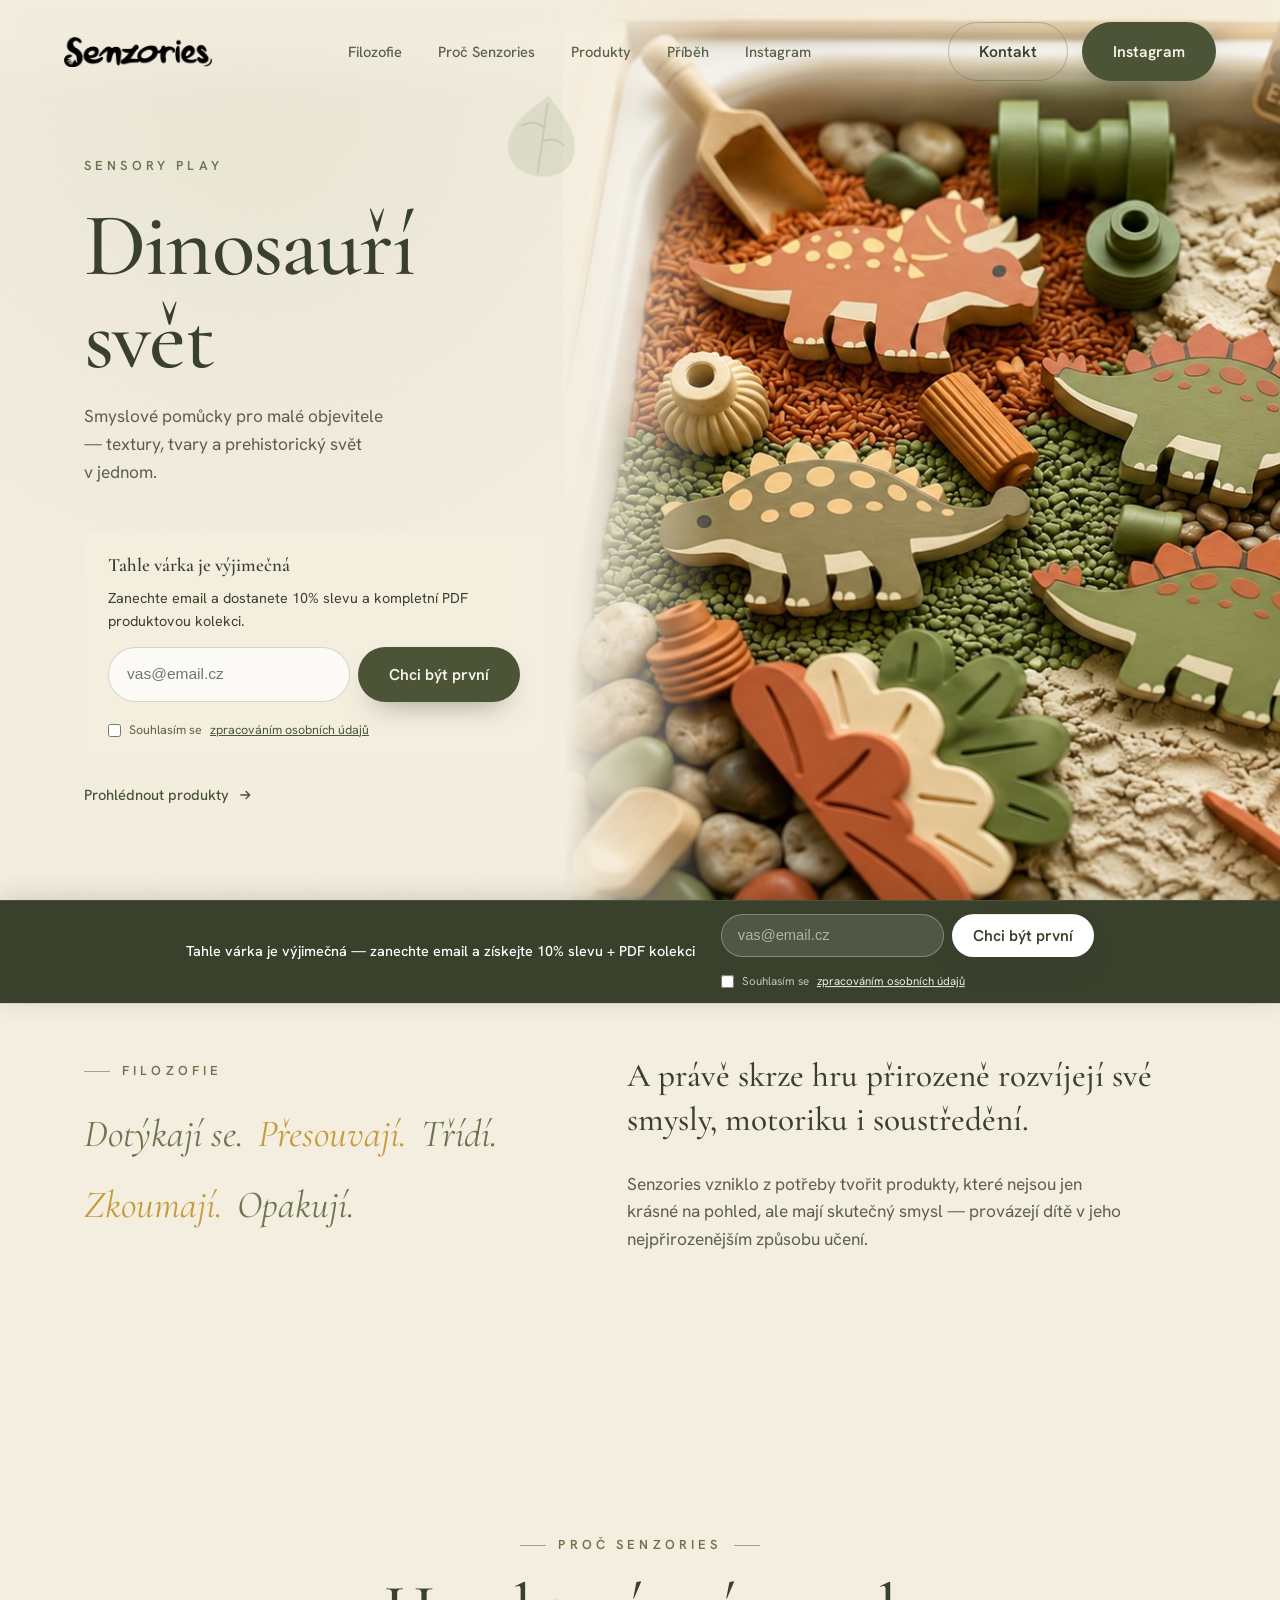
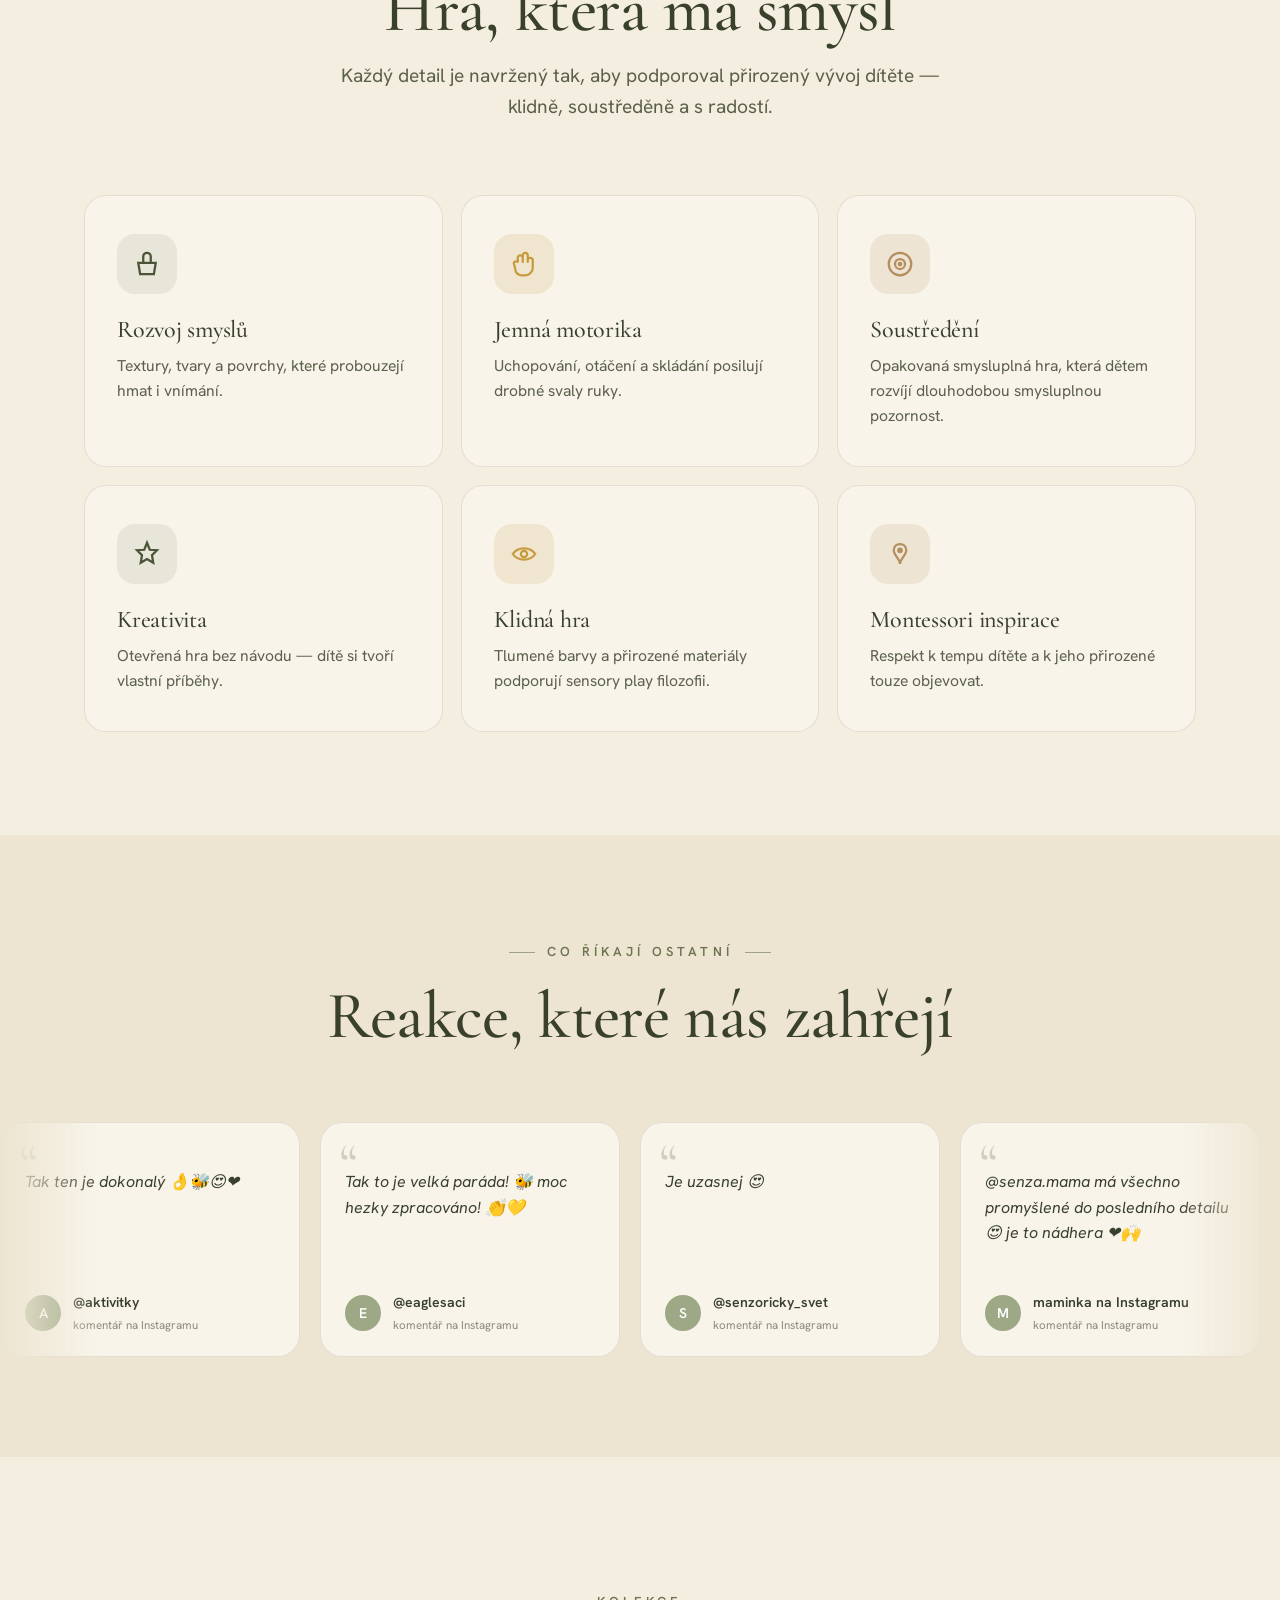
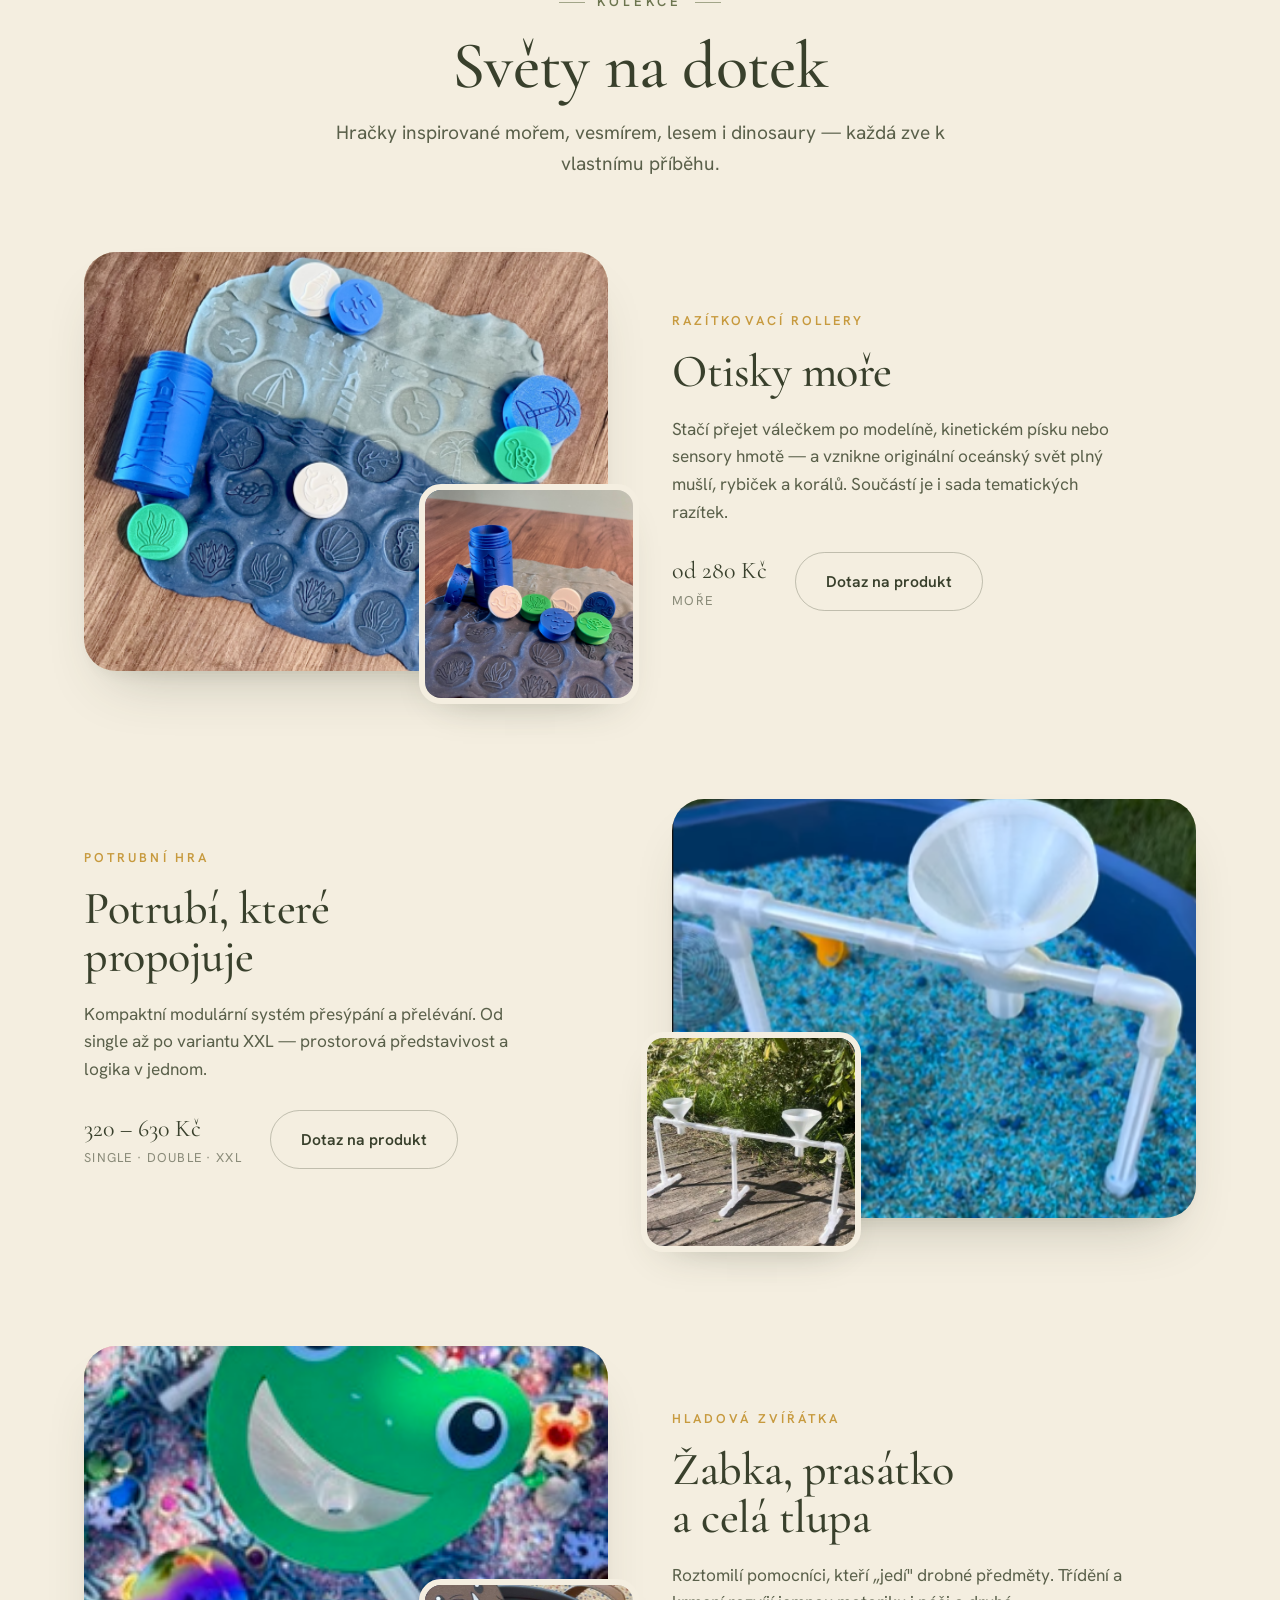
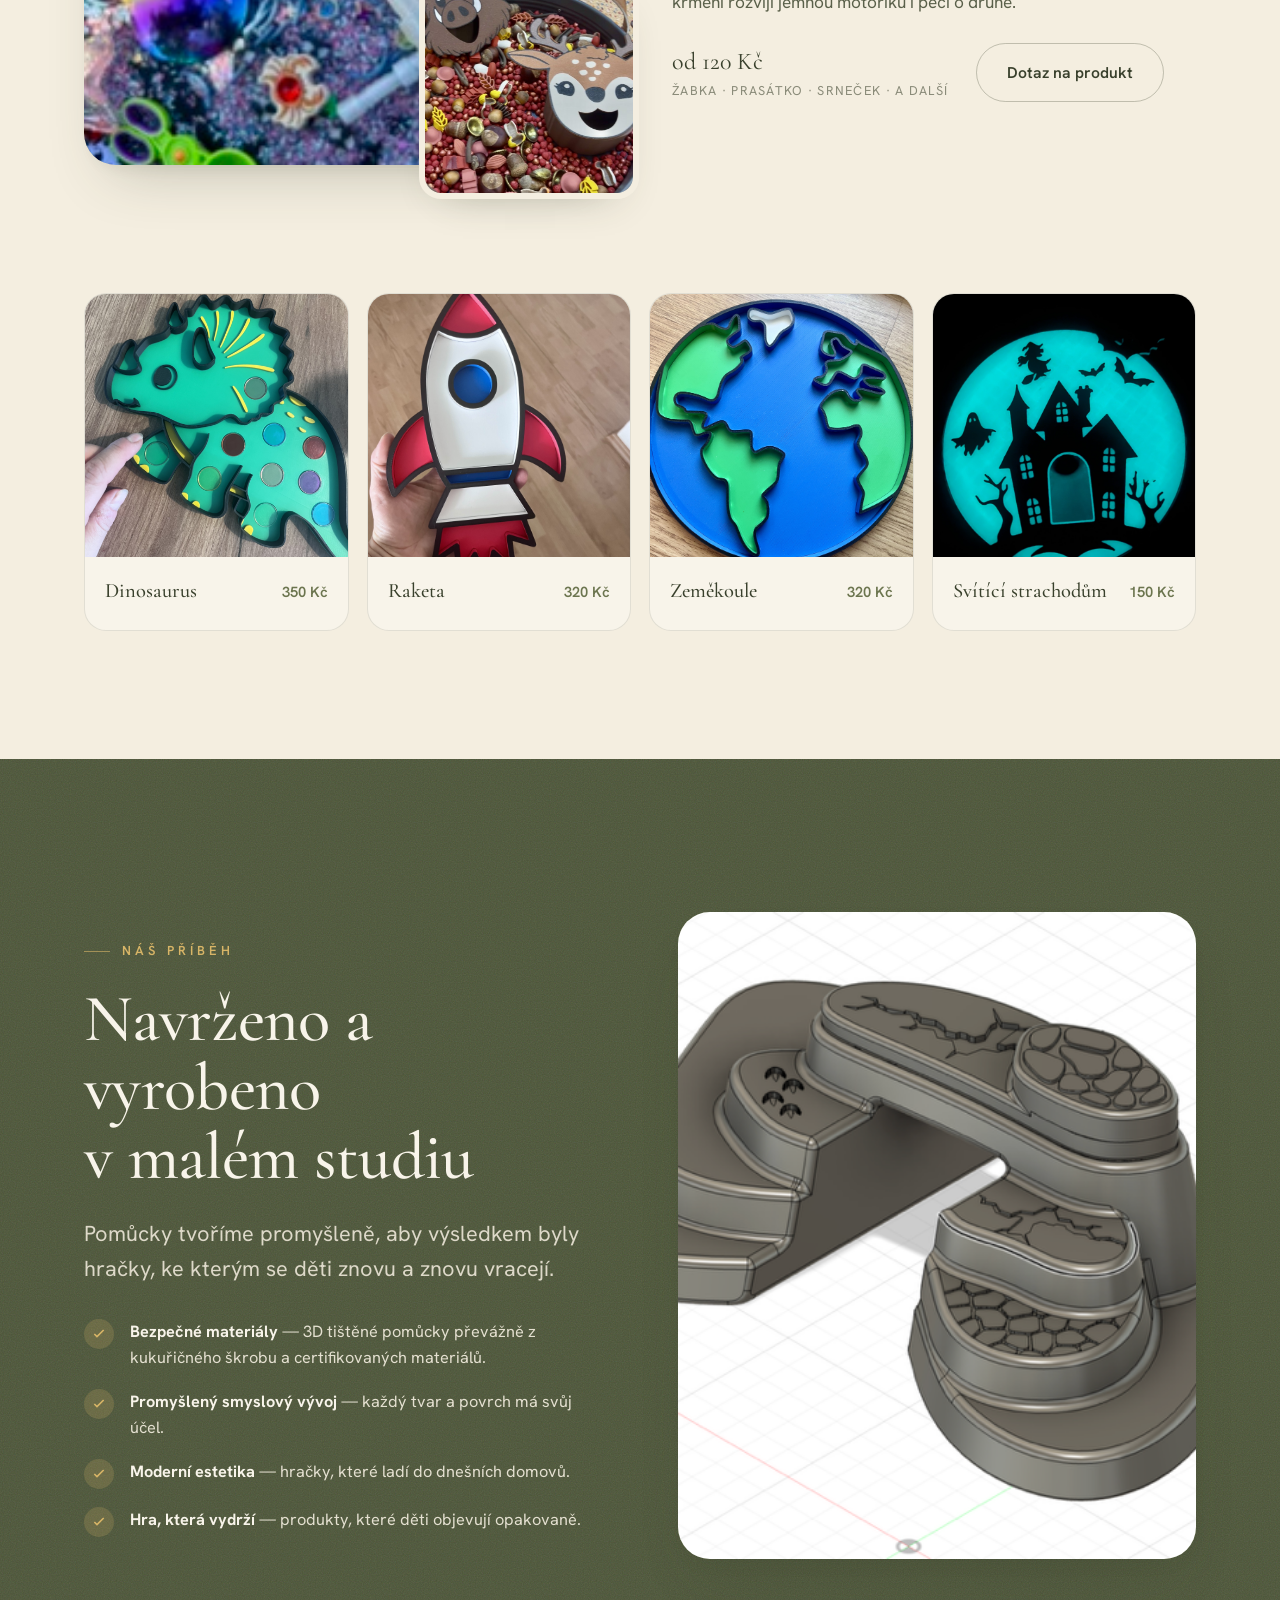
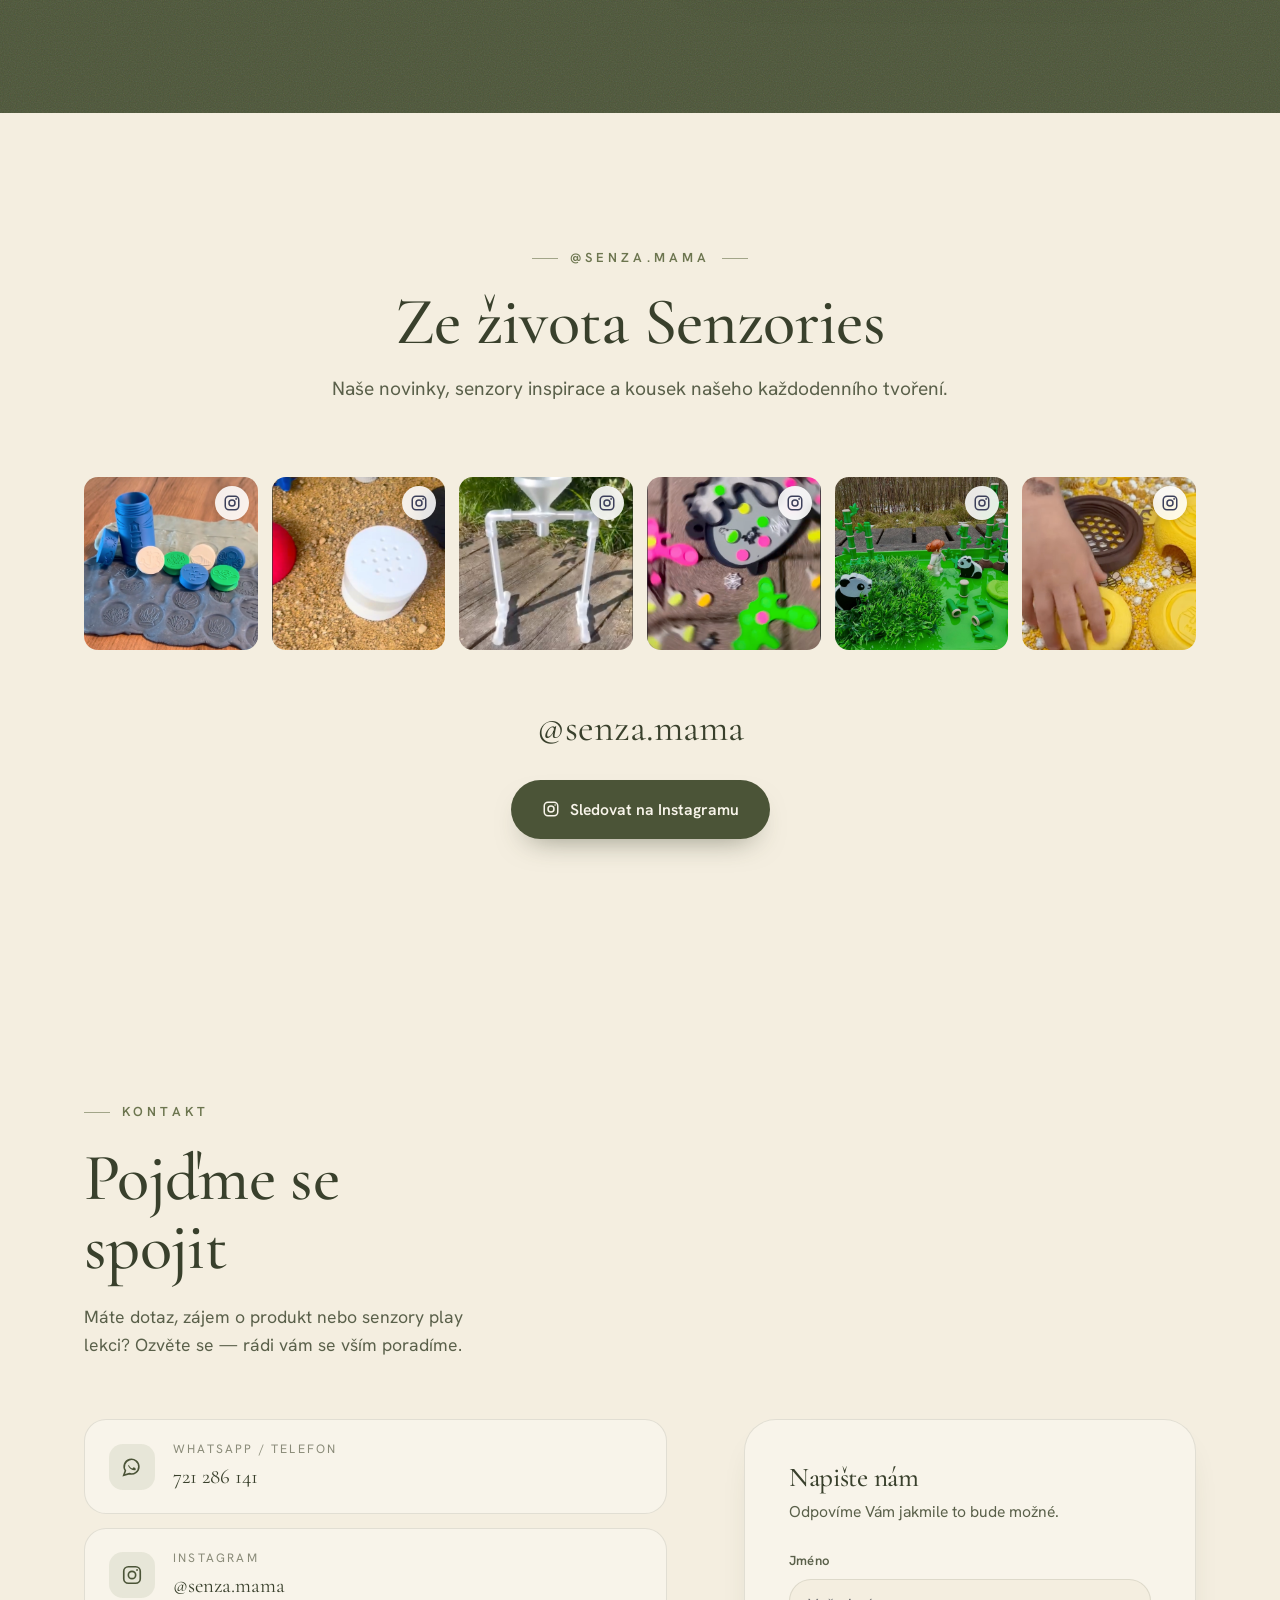
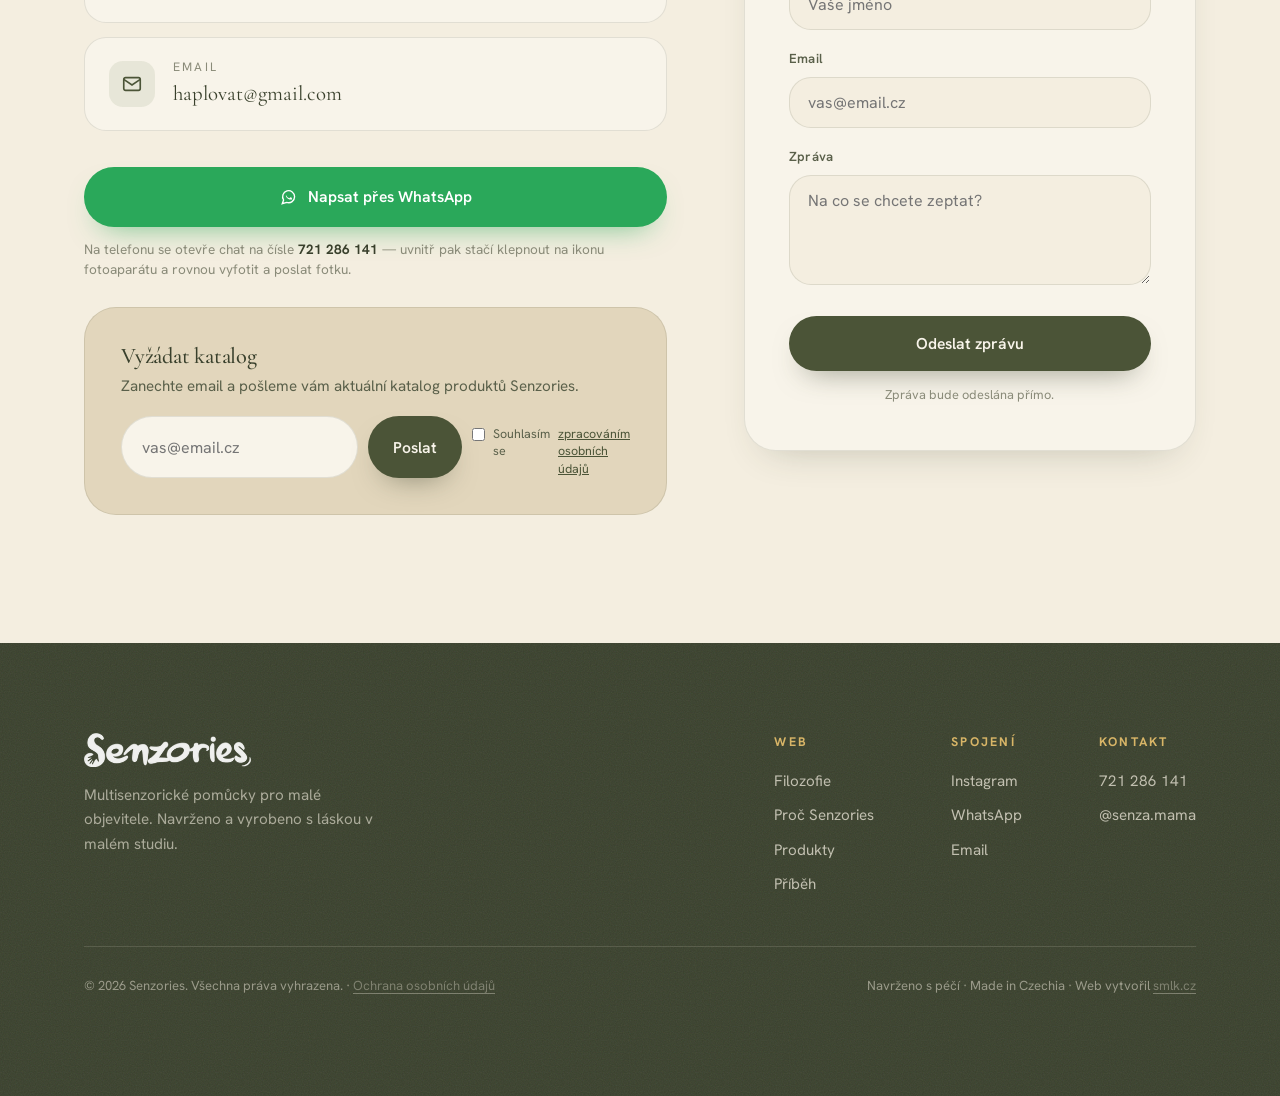
<file: index.html>
<!DOCTYPE html>
<html lang="cs">
<head>
<!-- Google tag (gtag.js) -->
<script async src="https://www.googletagmanager.com/gtag/js?id=G-P4Y4MSS44J"></script>
<script>
  window.dataLayer = window.dataLayer || [];
  function gtag(){dataLayer.push(arguments);}
  gtag('js', new Date());
  gtag('config', 'G-P4Y4MSS44J');
</script>
<meta charset="UTF-8">
<meta name="viewport" content="width=device-width, initial-scale=1.0">
<title>Senzories — Smyslové hračky inspirované Montessori</title>
<meta name="description" content="Senzories — smyslové a tactilní hračky inspirované Montessori principy. Navrženo a vyrobeno v malém studiu pro dětskou zvídavost, soustředění a radost z objevování.">
<link rel="canonical" href="https://senzories.cz/">
<meta name="theme-color" content="#F4EEE0">
<link rel="icon" href="assets/logo.png" type="image/png">
<!-- Open Graph -->
<meta property="og:type" content="website">
<meta property="og:url" content="https://senzories.cz/">
<meta property="og:title" content="Senzories — Smyslové hračky inspirované Montessori">
<meta property="og:description" content="Smyslové a tactilní hračky pro malé objevitele. Navrženo a vyrobeno v malém studiu s láskou.">
<meta property="og:image" content="https://senzories.cz/assets/hero-dino.jpg">
<meta property="og:image:width" content="1078">
<meta property="og:image:height" content="931">
<meta property="og:locale" content="cs_CZ">
<!-- Twitter / X -->
<meta name="twitter:card" content="summary_large_image">
<meta name="twitter:title" content="Senzories — Smyslové hračky inspirované Montessori">
<meta name="twitter:description" content="Smyslové a tactilní hračky pro malé objevitele. Navrženo a vyrobeno v malém studiu s láskou.">
<meta name="twitter:image" content="https://senzories.cz/assets/hero-dino.jpg">
<!-- Schema.org -->
<script type="application/ld+json">
{
  "@context": "https://schema.org",
  "@type": "LocalBusiness",
  "name": "Senzories",
  "description": "Smyslové a tactilní hračky inspirované Montessori principy. Navrženo a vyrobeno v malém studiu.",
  "url": "https://senzories.cz/",
  "image": "https://senzories.cz/assets/hero-dino.jpg",
  "sameAs": ["https://www.instagram.com/senza.mama/"],
  "email": "pohankao@gmail.com",
  "inLanguage": "cs"
}
</script>
<template id="__bundler_thumbnail" data-bg-color="#F4EEE0">
  <svg viewBox="0 0 1200 800" xmlns="http://www.w3.org/2000/svg">
    <rect width="1200" height="800" fill="#F4EEE0"/>
    <path d="M600 150C520 230 448 294 448 390c0 72 56 128 152 128s152-56 152-128c0-96-72-160-152-240Z" fill="#9CA886" opacity="0.6"/>
    <path d="M600 190v300" stroke="#4B5437" stroke-width="6" opacity="0.5"/>
    <text x="600" y="620" font-family="Georgia, serif" font-size="86" font-style="italic" fill="#39402C" text-anchor="middle">Senzories</text>
    <text x="600" y="680" font-family="sans-serif" font-size="26" letter-spacing="8" fill="#6C754F" text-anchor="middle">SMYSLOVÉ HRAČKY</text>
  </svg>
</template>
<link rel="stylesheet" href="styles.css">
<script src="assets/image-slot.js"></script>
</head>
<body>

<!-- ============ STICKY CTA BAR ============ -->
<div class="sticky-bar" id="stickyBar" aria-hidden="true">
  <p class="sticky-bar-text">Tahle várka je výjimečná — zanechte email a získejte 10% slevu + PDF kolekci</p>
  <form class="sticky-bar-form" id="stickyBarForm" name="newsletter-sticky" method="POST" action="/dekujeme.html" data-netlify="true" netlify-honeypot="bot-field">
    <input type="hidden" name="form-name" value="newsletter-sticky">
    <input type="hidden" name="subject" value="Dinopark 30.5.2026">
    <p class="hidden"><label>Nevyplňujte<input name="bot-field" title="Nevyplňujte"></label></p>
    <div class="sticky-bar-row">
      <input type="email" name="email" placeholder="vas@email.cz" required aria-label="Váš e-mail">
      <button type="submit" class="btn btn-primary">Chci být první</button>
    </div>
    <label class="gdpr-check"><input type="checkbox" required> Souhlasím se <a href="/gdpr.html">zpracováním osobních údajů</a></label>
  </form>
  <p class="sticky-bar-ok" id="stickyBarOk">Výborně! Ozveme se jako první.</p>
</div>

<!-- ============ NAV ============ -->
<nav class="nav">
  <a class="nav-logo" href="#domov"><img src="assets/logo.png" alt="Senzories"></a>
  <div class="nav-links">
    <a href="#filozofie">Filozofie</a>
    <a href="#proc">Proč Senzories</a>
    <a href="#produkty">Produkty</a>
    <a href="#pribeh">Příběh</a>
    <a href="#instagram">Instagram</a>
  </div>
  <div class="nav-cta">
    <a href="#kontakt" class="btn btn-ghost">Kontakt</a>
    <a href="https://www.instagram.com/senza.mama/" target="_blank" rel="noopener" class="btn btn-primary">Instagram</a>
    <button class="nav-burger" aria-label="Menu" aria-expanded="false"><span></span><span></span><span></span></button>
  </div>
</nav>
<div class="nav-mobile" id="navMobile" aria-hidden="true">
  <a href="#filozofie">Filozofie</a>
  <a href="#proc">Proč Senzories</a>
  <a href="#produkty">Produkty</a>
  <a href="#pribeh">Příběh</a>
  <a href="#instagram">Instagram</a>
  <a href="#kontakt" class="btn btn-primary nav-mobile-cta">Kontakt</a>
</div>

<!-- ============ HERO ============ -->
<header class="hero" id="domov">
  <div class="hero-photo reveal">
    <img src="assets/hero-dino.jpg" alt="Smyslový tác Dinosauří svět — 3D tištěné hračky">
  </div>

  <svg class="hero-leaf leaf-a float" data-par="0.05" data-rot="rotate(8deg)" viewBox="0 0 100 100" fill="none" aria-hidden="true">
    <path d="M50 4C30 24 12 40 12 64c0 18 14 32 38 32s38-14 38-32C88 40 70 24 50 4Z" fill="currentColor" opacity="0.45"/>
    <path d="M50 12v80M50 40c-10-6-18-4-26 2M50 56c10-6 18-4 26 2" stroke="#4B5437" stroke-width="1.6" opacity="0.4"/>
  </svg>

  <div class="wrap">
    <div class="hero-copy">
      <span class="eyebrow reveal" style="--no-line:1">Sensory play</span>
      <h1 class="display reveal d1">Dinosauří<br>svět</h1>
      <p class="lead reveal d2">Smyslové pomůcky pro malé objevitele — textury, tvary a prehistorický svět v jednom.</p>

      <div class="hero-signup reveal d3">
        <p class="hero-signup-title">Tahle várka je výjimečná</p>
        <p class="hero-signup-label">Zanechte email a dostanete 10% slevu a kompletní PDF produktovou kolekci.</p>
        <form class="hero-signup-form" id="heroSignupForm" name="newsletter" method="POST" action="/dekujeme.html" data-netlify="true" netlify-honeypot="bot-field">
          <input type="hidden" name="form-name" value="newsletter">
          <input type="hidden" name="subject" value="Dinopark 30.5.2026">
          <p class="hidden"><label>Nevyplňujte<input name="bot-field" title="Nevyplňujte"></label></p>
          <div class="hero-signup-row">
            <input type="email" name="email" placeholder="vas@email.cz" required aria-label="Váš e-mail">
            <button type="submit" class="btn btn-primary">Chci být první</button>
          </div>
          <label class="gdpr-check"><input type="checkbox" required> Souhlasím se <a href="/gdpr.html">zpracováním osobních údajů</a></label>
        </form>
        <p class="hero-signup-ok" id="heroSignupOk">Výborně! Ozveme se jako první. 🎉</p>
      </div>

      <a href="#produkty" class="hero-link reveal d4">
        Prohlédnout produkty
        <svg viewBox="0 0 24 24" fill="none" stroke="currentColor" stroke-width="2" aria-hidden="true"><path d="M5 12h14M13 6l6 6-6 6"/></svg>
      </a>
    </div>
  </div>
</header>

<!-- ============ PHILOSOPHY ============ -->
<section class="philosophy" id="filozofie">
  <div class="wrap">
    <div class="phil-grid">
      <div class="reveal">
        <span class="eyebrow">Filozofie</span>
        <div class="verbs">
          <span class="verb">Dotýkají se.</span>
          <span class="verb">Přesouvají.</span>
          <span class="verb">Třídí.</span>
          <span class="verb">Zkoumají.</span>
          <span class="verb">Opakují.</span>
        </div>
      </div>
      <div class="reveal d1">
        <p class="phil-quote">A právě skrze hru přirozeně rozvíjejí své smysly, motoriku i soustředění.</p>
        <p class="phil-sub">Senzories vzniklo z potřeby tvořit produkty, které nejsou jen krásné na pohled, ale mají skutečný smysl — provázejí dítě v jeho nejpřirozenějším způsobu učení.</p>
      </div>
    </div>
  </div>
</section>

<!-- ============ BENEFITS ============ -->
<section class="benefits" id="proc">
  <div class="wrap">
    <div class="section-head">
      <span class="eyebrow reveal">Proč Senzories</span>
      <h2 class="h2 reveal d1">Hra, která má smysl</h2>
      <p class="lead reveal d2">Každý detail je navržený tak, aby podporoval přirozený vývoj dítěte — klidně, soustředěně a s radostí.</p>
    </div>
    <div class="bene-grid">
      <div class="bene-card reveal">
        <div class="bene-ic"><svg viewBox="0 0 24 24" fill="none" stroke="currentColor" stroke-width="1.8"><path d="M9 11V6a3 3 0 0 1 6 0v5M5 11h14l-1.5 9h-11L5 11Z"/></svg></div>
        <h3>Rozvoj smyslů</h3>
        <p>Textury, tvary a povrchy, které probouzejí hmat i vnímání.</p>
      </div>
      <div class="bene-card reveal d1">
        <div class="bene-ic"><svg viewBox="0 0 24 24" fill="none" stroke="currentColor" stroke-width="1.8"><path d="M7 11V7a2 2 0 0 1 4 0M11 11V5a2 2 0 0 1 4 0v6M15 9a2 2 0 0 1 4 0v6a6 6 0 0 1-6 6H10a5 5 0 0 1-5-5l-1-4a1.5 1.5 0 0 1 3-1"/></svg></div>
        <h3>Jemná motorika</h3>
        <p>Uchopování, otáčení a skládání posilují drobné svaly ruky.</p>
      </div>
      <div class="bene-card reveal d2">
        <div class="bene-ic"><svg viewBox="0 0 24 24" fill="none" stroke="currentColor" stroke-width="1.8"><circle cx="12" cy="12" r="9"/><circle cx="12" cy="12" r="4"/><circle cx="12" cy="12" r="1" fill="currentColor"/></svg></div>
        <h3>Soustředění</h3>
        <p>Opakovaná smysluplná hra, která dětem rozvíjí dlouhodobou smysluplnou pozornost.</p>
      </div>
      <div class="bene-card reveal">
        <div class="bene-ic"><svg viewBox="0 0 24 24" fill="none" stroke="currentColor" stroke-width="1.8"><path d="M12 3l2.2 5.6L20 9l-4 4 1 6-5-3-5 3 1-6-4-4 5.8-.4L12 3Z"/></svg></div>
        <h3>Kreativita</h3>
        <p>Otevřená hra bez návodu — dítě si tvoří vlastní příběhy.</p>
      </div>
      <div class="bene-card reveal d1">
        <div class="bene-ic"><svg viewBox="0 0 24 24" fill="none" stroke="currentColor" stroke-width="1.8"><path d="M3 12c4-6 14-6 18 0-4 6-14 6-18 0Z"/><circle cx="12" cy="12" r="2.5"/></svg></div>
        <h3>Klidná hra</h3>
        <p>Tlumené barvy a přirozené materiály podporují sensory play filozofii.</p>
      </div>
      <div class="bene-card reveal d2">
        <div class="bene-ic"><svg viewBox="0 0 24 24" fill="none" stroke="currentColor" stroke-width="1.8"><path d="M12 4c3 0 5 2 5 5 0 4-5 7-5 11 0-4-5-7-5-11 0-3 2-5 5-5Z"/><circle cx="12" cy="9" r="1.4" fill="currentColor"/></svg></div>
        <h3>Montessori inspirace</h3>
        <p>Respekt k tempu dítěte a k jeho přirozené touze objevovat.</p>
      </div>
    </div>
  </div>
</section>

<!-- ============ TESTIMONIALS ============ -->
<section class="testimonials">
  <div class="wrap">
    <div class="section-head">
      <span class="eyebrow reveal">Co říkají ostatní</span>
      <h2 class="h2 reveal d1">Reakce, které nás zahřejí</h2>
    </div>
  </div>
  <div class="testi-track-wrap">
    <div class="testi-track" id="testiTrack">
      <div class="testi-card"><p class="testi-quote">Tak ten je dokonalý 👌🐝😍❤️</p><div class="testi-author"><span class="testi-avatar">A</span><div><span class="testi-handle">@aktivitky</span><span class="testi-source">komentář na Instagramu</span></div></div></div>
      <div class="testi-card"><p class="testi-quote">Tak to je velká paráda! 🐝 moc hezky zpracováno! 👏💛</p><div class="testi-author"><span class="testi-avatar">E</span><div><span class="testi-handle">@eaglesaci</span><span class="testi-source">komentář na Instagramu</span></div></div></div>
      <div class="testi-card"><p class="testi-quote">Je uzasnej 😍</p><div class="testi-author"><span class="testi-avatar">S</span><div><span class="testi-handle">@senzoricky_svet</span><span class="testi-source">komentář na Instagramu</span></div></div></div>
      <div class="testi-card"><p class="testi-quote">@senza.mama má všechno promyšlené do posledního detailu 😍 je to nádhera ❤️🙌</p><div class="testi-author"><span class="testi-avatar">M</span><div><span class="testi-handle">maminka na Instagramu</span><span class="testi-source">komentář na Instagramu</span></div></div></div>
      <div class="testi-card"><p class="testi-quote">Tohle uklidňuje syna 😍</p><div class="testi-author"><span class="testi-avatar">M</span><div><span class="testi-handle">maminka na Instagramu</span><span class="testi-source">komentář na Instagramu</span></div></div></div>
      <div class="testi-card"><p class="testi-quote">Tak to je naprostá bomba!!! 👏👏👏😍😍😍</p><div class="testi-author"><span class="testi-avatar">M</span><div><span class="testi-handle">maminka na Instagramu</span><span class="testi-source">komentář na Instagramu</span></div></div></div>
      <div class="testi-card"><p class="testi-quote">Máte to opět propracované do posledního detailu 😊👏 Moc děkujeme, že můžeme být součástí ❤️</p><div class="testi-author"><span class="testi-avatar">V</span><div><span class="testi-handle">@veseloryze</span><span class="testi-source">komentář na Instagramu</span></div></div></div>
      <div class="testi-card"><p class="testi-quote">Nádherné a velmi uklidňující ❤️❤️</p><div class="testi-author"><span class="testi-avatar">M</span><div><span class="testi-handle">maminka na Instagramu</span><span class="testi-source">komentář na Instagramu</span></div></div></div>
      <div class="testi-card"><p class="testi-quote">Tak to je fakt pecka 😍😍😍</p><div class="testi-author"><span class="testi-avatar">M</span><div><span class="testi-handle">maminka na Instagramu</span><span class="testi-source">komentář na Instagramu</span></div></div></div>
      <div class="testi-card"><p class="testi-quote">To je úžasný 🤩🤩🤩</p><div class="testi-author"><span class="testi-avatar">M</span><div><span class="testi-handle">maminka na Instagramu</span><span class="testi-source">komentář na Instagramu</span></div></div></div>
      <div class="testi-card"><p class="testi-quote">So many wonderful activities! 💛</p><div class="testi-author"><span class="testi-avatar">M</span><div><span class="testi-handle">maminka na Instagramu</span><span class="testi-source">komentář na Instagramu</span></div></div></div>
      <div class="testi-card"><p class="testi-quote">Kde sa dajú zakúpiť? 😍</p><div class="testi-author"><span class="testi-avatar">M</span><div><span class="testi-handle">maminka na Instagramu</span><span class="testi-source">komentář na Instagramu</span></div></div></div>
    </div>
  </div>
</section>

<!-- ============ PRODUCT SHOWCASE ============ -->
<section class="showcase" id="produkty">
  <div class="wrap">
    <div class="section-head">
      <span class="eyebrow reveal">Kolekce</span>
      <h2 class="h2 reveal d1">Světy na dotek</h2>
      <p class="lead reveal d2">Hračky inspirované mořem, vesmírem, lesem i dinosaury — každá zve k vlastnímu příběhu.</p>
    </div>

    <!-- block 1 -->
    <div class="show-block">
      <div class="show-media reveal">
        <div class="main"><img loading="lazy" src="assets/img/razitkovaci_roller.png" alt="Razítkovací rollery — detail" class="img-fill"></div>
        <div class="inset"><img loading="lazy" src="assets/img/razitkovaci_roller_detail.png" alt="Detail textury" class="img-fill"></div>
      </div>
      <div class="reveal d1">
        <div class="show-tag">Razítkovací rollery</div>
        <h3>Otisky moře
</h3>
        <p>Stačí přejet válečkem po modelíně, kinetickém písku nebo sensory hmotě — a vznikne originální oceánský svět plný mušlí, rybiček a korálů. Součástí je i sada tematických razítek.</p>
        <div class="show-meta" style="align-items: flex-start; justify-content: flex-start; flex-direction: row">
          <div class="show-price" style="text-align: justify">od 280 Kč<small>MOŘE </small></div>
          <a href="#kontakt" class="btn btn-ghost" style="text-align: right; justify-content: flex-end; align-items: baseline; flex-direction: row">Dotaz na produkt</a>
        </div>
      </div>
    </div>

    <!-- block 2 -->
    <div class="show-block rev">
      <div class="show-media reveal">
        <div class="main"><img loading="lazy" src="assets/img/potrubi.png" alt="Potrubí — sestava" class="img-fill"></div>
        <div class="inset"><img loading="lazy" src="assets/img/potrubi_double-img-4032.jpg" alt="Detail spoje" class="img-fill"></div>
      </div>
      <div class="reveal d1">
        <div class="show-tag">Potrubní hra</div>
        <h3>Potrubí, které<br>propojuje</h3>
        <p>Kompaktní modulární systém přesýpání a přelévání. Od single až po variantu XXL — prostorová představivost a logika v jednom.</p>
        <div class="show-meta">
          <div class="show-price">320 – 630 Kč<small>Single · Double · XXL</small></div>
          <a href="#kontakt" class="btn btn-ghost">Dotaz na produkt</a>
        </div>
      </div>
    </div>

    <!-- block 3 -->
    <div class="show-block">
      <div class="show-media reveal">
        <div class="main"><img loading="lazy" src="assets/img/zaba_123650291.jpeg" alt="Hladová zvířátka — kompozice" class="img-fill"></div>
        <div class="inset"><img loading="lazy" src="assets/img/prasatko.jpg" alt="Detail zvířátka" class="img-fill"></div>
      </div>
      <div class="reveal d1">
        <div class="show-tag">Hladová zvířátka</div>
        <h3>Žabka, prasátko<br>a celá tlupa</h3>
        <p>Roztomilí pomocníci, kteří „jedí" drobné předměty. Třídění a krmení rozvíjí jemnou motoriku i péči o druhé.</p>
        <div class="show-meta">
          <div class="show-price">od 120 Kč<small>Žabka · Prasátko · Srneček · a další</small></div>
          <a href="#kontakt" class="btn btn-ghost">Dotaz na produkt</a>
        </div>
      </div>
    </div>
  </div>
</section>

<!-- ============ MINI COLLECTION ============ -->
<section class="collection">
  <div class="wrap">
    <div class="coll-grid">
      <div class="prod reveal">
        <div class="ph"><img loading="lazy" src="assets/img/dinosaur-img-0985.png" alt="Dinosaurus" class="img-fill"></div>
        <div class="prod-body"><h4>Dinosaurus</h4><span class="price">350 Kč</span></div>
      </div>
      <div class="prod reveal d1">
        <div class="ph"><img loading="lazy" src="assets/img/raketa-img-0257.png" alt="Raketa" class="img-fill"></div>
        <div class="prod-body"><h4>Raketa</h4><span class="price">320 Kč</span></div>
      </div>
      <div class="prod reveal d2">
        <div class="ph"><img loading="lazy" src="assets/img/zemekoule.png" alt="Zeměkoule" class="img-fill"></div>
        <div class="prod-body"><h4>Zeměkoule</h4><span class="price">320 Kč</span></div>
      </div>
      <div class="prod reveal d3">
        <div class="ph"><img loading="lazy" src="assets/img/svitici_strachodum.png" alt="Svítící strachodům" class="img-fill"></div>
        <div class="prod-body"><h4>Svítící strachodům</h4><span class="price">150 Kč</span></div>
      </div>
    </div>
  </div>
</section>

<!-- ============ BRAND STORY ============ -->
<section class="story" id="pribeh">
  <div class="wrap">
    <div class="story-grid">
      <div class="reveal">
        <span class="eyebrow">Náš příběh</span>
        <h2 class="h2">Navrženo a vyrobeno<br>v malém studiu</h2>
        <p class="story-lead">Pomůcky tvoříme promyšleně, aby výsledkem byly hračky, ke kterým se děti znovu a znovu vracejí.</p>
        <div class="story-points">
          <div class="story-point">
            <span class="tick"><svg viewBox="0 0 24 24" fill="none" stroke="currentColor" stroke-width="2.4"><path d="M5 12l4 4 10-10"/></svg></span>
            <p><b>Bezpečné materiály</b> — 3D tištěné pomůcky převážně z kukuřičného škrobu a certifikovaných materiálů.</p>
          </div>
          <div class="story-point">
            <span class="tick"><svg viewBox="0 0 24 24" fill="none" stroke="currentColor" stroke-width="2.4"><path d="M5 12l4 4 10-10"/></svg></span>
            <p><b>Promyšlený smyslový vývoj</b> — každý tvar a povrch má svůj účel.</p>
          </div>
          <div class="story-point">
            <span class="tick"><svg viewBox="0 0 24 24" fill="none" stroke="currentColor" stroke-width="2.4"><path d="M5 12l4 4 10-10"/></svg></span>
            <p><b>Moderní estetika</b> — hračky, které ladí do dnešních domovů.</p>
          </div>
          <div class="story-point">
            <span class="tick"><svg viewBox="0 0 24 24" fill="none" stroke="currentColor" stroke-width="2.4"><path d="M5 12l4 4 10-10"/></svg></span>
            <p><b>Hra, která vydrží</b> — produkty, které děti objevují opakovaně.</p>
          </div>
        </div>
      </div>
      <div class="story-media reveal d1">
        <img loading="lazy" src="assets/img/Snschody.png" alt="Fotka z výroby / studia" class="img-fill">
      </div>
    </div>
  </div>
</section>

<!-- ============ INSTAGRAM ============ -->
<section class="insta" id="instagram">
  <div class="wrap">
    <div class="section-head">
      <span class="eyebrow reveal">@senza.mama</span>
      <h2 class="h2 reveal d1">Ze života Senzories</h2>
      <p class="lead reveal d2">Naše novinky, senzory inspirace a kousek našeho každodenního tvoření.</p>
    </div>
    <div class="insta-grid">
      <a class="insta-cell reveal" href="https://www.instagram.com/reel/DLS0bi1MNeO/" target="_blank" rel="noopener" aria-label="Otevřít na Instagramu"><img loading="lazy" src="assets/IG img/ig1.jpg" alt="Instagram 1" class="img-fill"><span class="insta-badge"><svg viewBox="0 0 24 24" aria-hidden="true"><rect x="3" y="3" width="18" height="18" rx="5" fill="none" stroke="currentColor" stroke-width="2"/><circle cx="12" cy="12" r="4" fill="none" stroke="currentColor" stroke-width="2"/><circle cx="17.5" cy="6.5" r="1.2" fill="currentColor"/></svg></span></a>
      <a class="insta-cell reveal d1" href="https://www.instagram.com/reel/DMVV_rctfyB/" target="_blank" rel="noopener" aria-label="Otevřít na Instagramu"><img loading="lazy" src="assets/IG img/ig2.jpg" alt="Instagram 2" class="img-fill"><span class="insta-badge"><svg viewBox="0 0 24 24" aria-hidden="true"><rect x="3" y="3" width="18" height="18" rx="5" fill="none" stroke="currentColor" stroke-width="2"/><circle cx="12" cy="12" r="4" fill="none" stroke="currentColor" stroke-width="2"/><circle cx="17.5" cy="6.5" r="1.2" fill="currentColor"/></svg></span></a>
      <a class="insta-cell reveal d2" href="https://www.instagram.com/reel/DNGrMxFM7Ze/" target="_blank" rel="noopener" aria-label="Otevřít na Instagramu"><img loading="lazy" src="assets/IG img/ig3.jpg" alt="Instagram 3" class="img-fill"><span class="insta-badge"><svg viewBox="0 0 24 24" aria-hidden="true"><rect x="3" y="3" width="18" height="18" rx="5" fill="none" stroke="currentColor" stroke-width="2"/><circle cx="12" cy="12" r="4" fill="none" stroke="currentColor" stroke-width="2"/><circle cx="17.5" cy="6.5" r="1.2" fill="currentColor"/></svg></span></a>
      <a class="insta-cell reveal d3" href="https://www.instagram.com/reel/DNq6tQMI7UV/" target="_blank" rel="noopener" aria-label="Otevřít na Instagramu"><img loading="lazy" src="assets/IG img/ig4.jpg" alt="Instagram 4" class="img-fill"><span class="insta-badge"><svg viewBox="0 0 24 24" aria-hidden="true"><rect x="3" y="3" width="18" height="18" rx="5" fill="none" stroke="currentColor" stroke-width="2"/><circle cx="12" cy="12" r="4" fill="none" stroke="currentColor" stroke-width="2"/><circle cx="17.5" cy="6.5" r="1.2" fill="currentColor"/></svg></span></a>
      <a class="insta-cell reveal d4" href="https://www.instagram.com/p/DVLmeY6CBFl/" target="_blank" rel="noopener" aria-label="Otevřít na Instagramu"><img loading="lazy" src="assets/IG img/ig5.jpg" alt="Instagram 5" class="img-fill"><span class="insta-badge"><svg viewBox="0 0 24 24" aria-hidden="true"><rect x="3" y="3" width="18" height="18" rx="5" fill="none" stroke="currentColor" stroke-width="2"/><circle cx="12" cy="12" r="4" fill="none" stroke="currentColor" stroke-width="2"/><circle cx="17.5" cy="6.5" r="1.2" fill="currentColor"/></svg></span></a>
      <a class="insta-cell reveal d5" href="https://www.instagram.com/reel/DYhNKevof_Y/" target="_blank" rel="noopener" aria-label="Otevřít na Instagramu"><img loading="lazy" src="assets/IG img/ig6.jpg" alt="Instagram 6" class="img-fill"><span class="insta-badge"><svg viewBox="0 0 24 24" aria-hidden="true"><rect x="3" y="3" width="18" height="18" rx="5" fill="none" stroke="currentColor" stroke-width="2"/><circle cx="12" cy="12" r="4" fill="none" stroke="currentColor" stroke-width="2"/><circle cx="17.5" cy="6.5" r="1.2" fill="currentColor"/></svg></span></a>
    </div>
    <div class="insta-cta reveal">
      <p class="insta-handle">@senza.mama</p>
      <a href="https://www.instagram.com/senza.mama/" target="_blank" rel="noopener" class="btn btn-primary">
        <svg viewBox="0 0 24 24" fill="none" stroke="currentColor" stroke-width="2"><rect x="3" y="3" width="18" height="18" rx="5"/><circle cx="12" cy="12" r="4"/><circle cx="17.5" cy="6.5" r="1" fill="currentColor" stroke="none"/></svg>
        Sledovat na Instagramu
      </a>
    </div>
  </div>
</section>

<!-- ============ CONTACT ============ -->
<section class="contact" id="kontakt">
  <div class="wrap">
    <div class="contact-head reveal">
      <span class="eyebrow">Kontakt</span>
      <h2 class="h2">Pojďme se spojit</h2>
      <p class="contact-lead">Máte dotaz, zájem o produkt nebo senzory play lekci? Ozvěte se — rádi vám se vším poradíme.</p>
    </div>
    <div class="contact-grid">
      <div class="reveal">
        <div class="contact-rows">
          <a class="contact-row" href="https://wa.me/420721286141?text=Dobr%C3%BD%20den%2C%20m%C3%A1m%20z%C3%A1jem%20o%20hra%C4%8Dky%20Senzories." target="_blank" rel="noopener">
            <span class="ic"><svg viewBox="0 0 24 24" fill="none" stroke="currentColor" stroke-width="1.8"><path d="M3 21l1.8-5A8 8 0 1 1 9 19.2L3 21Z"/><path d="M8.5 9.5c.5 2 2 3.5 4 4l1.2-1.2 2 .8.4 2.2c-3 .8-7-1-8.5-5l1.5-.6Z" fill="currentColor" stroke="none"/></svg></span>
            <div><div class="lbl">WhatsApp / Telefon</div><div class="val">721 286 141</div></div>
          </a>
          <a class="contact-row" href="https://www.instagram.com/senza.mama/" target="_blank" rel="noopener">
            <span class="ic"><svg viewBox="0 0 24 24" fill="none" stroke="currentColor" stroke-width="1.8"><rect x="3" y="3" width="18" height="18" rx="5"/><circle cx="12" cy="12" r="4"/><circle cx="17.5" cy="6.5" r="1" fill="currentColor" stroke="none"/></svg></span>
            <div><div class="lbl">Instagram</div><div class="val">@senza.mama</div></div>
          </a>
          <a class="contact-row" href="mailto:haplovat@gmail.com">
            <span class="ic"><svg viewBox="0 0 24 24" fill="none" stroke="currentColor" stroke-width="1.8"><rect x="3" y="5" width="18" height="14" rx="2"/><path d="M3 7l9 6 9-6"/></svg></span>
            <div><div class="lbl">Email</div><div class="val">haplovat@gmail.com</div></div>
          </a>
        </div>

        <!-- whatsapp CTA -->
        <div class="wa-cta reveal d1">
          <a class="btn btn-whatsapp" href="https://wa.me/420721286141?text=Dobr%C3%BD%20den%2C%20m%C3%A1m%20dotaz%20k%20hra%C4%8Dk%C3%A1m%20Senzories.%20P%C5%99ikl%C3%A1d%C3%A1m%20fotku%3A" target="_blank" rel="noopener">
            <svg viewBox="0 0 24 24" fill="none" stroke="currentColor" stroke-width="1.8" aria-hidden="true"><path d="M3 21l1.8-5A8 8 0 1 1 9 19.2L3 21Z"/><path d="M8.5 9.5c.5 2 2 3.5 4 4l1.2-1.2 2 .8.4 2.2c-3 .8-7-1-8.5-5l1.5-.6Z" fill="currentColor" stroke="none"/></svg>
            Napsat přes WhatsApp
          </a>
          <p class="wa-note">Na telefonu se otevře chat na čísle <b>721 286 141</b> — uvnitř pak stačí klepnout na ikonu fotoaparátu a rovnou vyfotit a poslat fotku.</p>
        </div>

        <!-- catalog -->
        <div class="catalog reveal d1">
          <h3>Vyžádat katalog</h3>
          <p>Zanechte email a pošleme vám aktuální katalog produktů Senzories.</p>
          <form class="catalog-form" id="catalogForm" name="katalog" method="POST" data-netlify="true" netlify-honeypot="bot-field">
            <input type="hidden" name="form-name" value="katalog">
            <input type="hidden" name="subject" value="Dinopark 30.5.2026">
            <p class="hidden"><label>Nevyplňujte<input name="bot-field" title="Nevyplňujte"></label></p>
            <input type="email" name="cemail" placeholder="vas@email.cz" required>
            <button type="submit" class="btn btn-primary">Poslat</button>
            <label class="gdpr-check"><input type="checkbox" required> Souhlasím se <a href="/gdpr.html">zpracováním osobních údajů</a></label>
          </form>
        </div>
      </div>

      <!-- form -->
      <div class="reveal d1">
        <form class="card-form" id="contactForm" name="kontakt" method="POST" data-netlify="true" netlify-honeypot="bot-field">
          <input type="hidden" name="form-name" value="kontakt">
          <input type="hidden" name="subject" value="Dinopark 30.5.2026">
          <p class="hidden" style="display:none"><input name="bot-field"></p>
          <h3>Napište nám</h3>
          <p class="sub">Odpovíme Vám jakmile to bude možné.</p>
          <div class="field">
            <label for="name">Jméno</label>
            <input type="text" id="name" name="name" placeholder="Vaše jméno" required>
          </div>
          <div class="field">
            <label for="email">Email</label>
            <input type="email" id="email" name="email" placeholder="vas@email.cz" required>
          </div>
          <div class="field">
            <label for="message">Zpráva</label>
            <textarea id="message" name="message" placeholder="Na co se chcete zeptat?" required></textarea>
          </div>
          <button type="submit" class="btn btn-primary">Odeslat zprávu</button>
          <p class="form-note">Zpráva bude odeslána přímo.</p>
          <p class="form-ok">Děkujeme! Otevře se váš e-mailový klient s předvyplněnou zprávou.</p>
        </form>
      </div>
    </div>
  </div>
</section>

<!-- ============ FOOTER ============ -->
<footer class="footer">
  <div class="wrap">
    <div class="footer-top">
      <div class="footer-logo">
        <img src="assets/logo.png" alt="Senzories">
        <p>Multisenzorické pomůcky pro malé objevitele. Navrženo a vyrobeno s láskou v malém studiu.</p>
      </div>
      <div class="footer-cols">
        <div class="footer-col">
          <h5>Web</h5>
          <a href="#filozofie">Filozofie</a>
          <a href="#proc">Proč Senzories</a>
          <a href="#produkty">Produkty</a>
          <a href="#pribeh">Příběh</a>
        </div>
        <div class="footer-col">
          <h5>Spojení</h5>
          <a href="https://www.instagram.com/senza.mama/" target="_blank" rel="noopener">Instagram</a>
          <a href="https://wa.me/420721286141" target="_blank" rel="noopener">WhatsApp</a>
          <a href="mailto:haplovat@gmail.com">Email</a>
        </div>
        <div class="footer-col">
          <h5>Kontakt</h5>
          <p>721 286 141</p>
          <p>@senza.mama</p>
        </div>
      </div>
    </div>
    <div class="footer-bottom">
      <span>© 2026 Senzories. Všechna práva vyhrazena. · <a href="/gdpr.html" class="footer-credit">Ochrana osobních údajů</a></span>
      <span>Navrženo s péčí · Made in Czechia · Web vytvořil <a href="https://smlk.cz" target="_blank" rel="noopener" class="footer-credit">smlk.cz</a></span>
    </div>
  </div>
</footer>

<script src="main.js"></script>
</body>
</html>
</file>
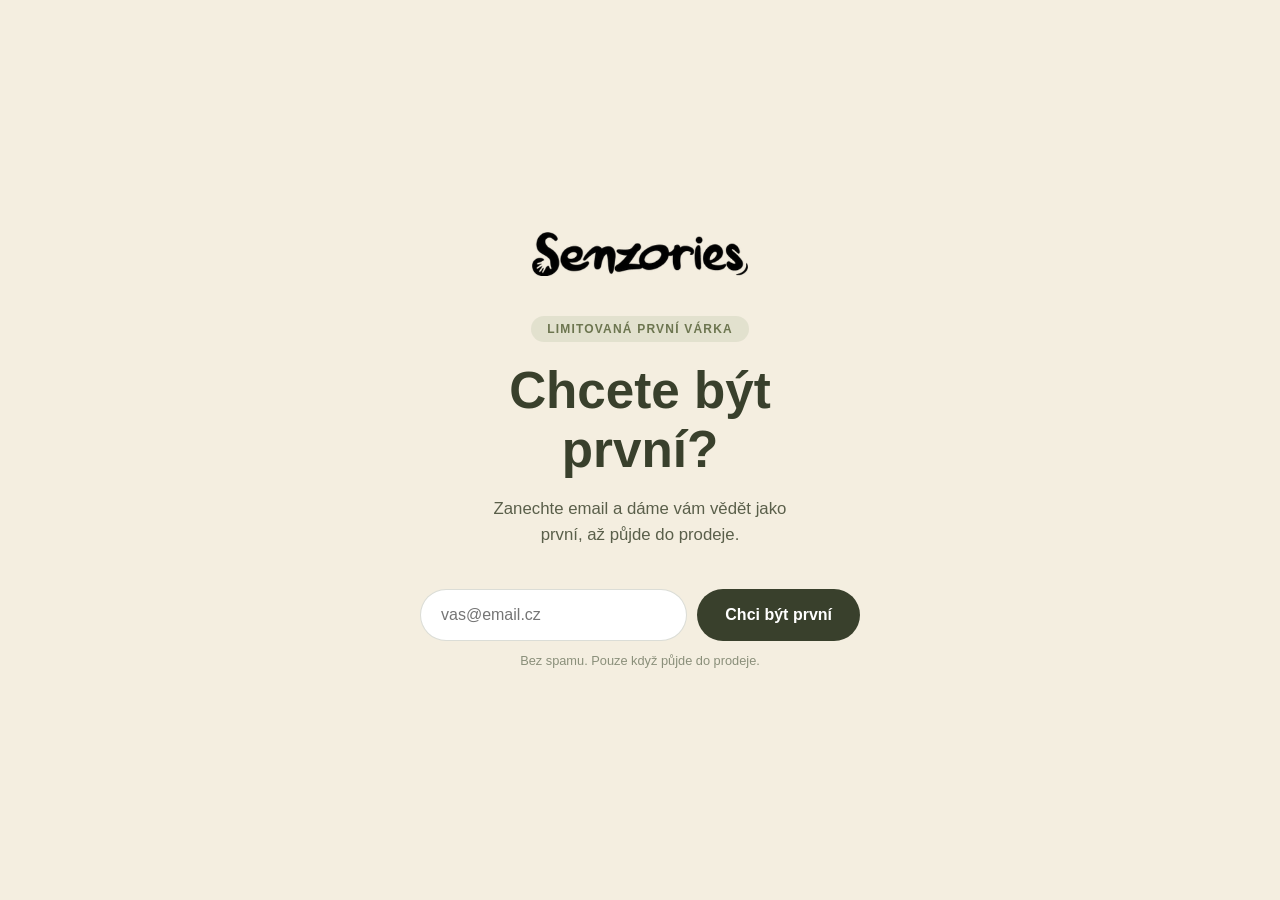
<file: akce.html>
<!DOCTYPE html>
<html lang="cs">
<head>
<!-- Google tag (gtag.js) -->
<script async src="https://www.googletagmanager.com/gtag/js?id=G-P4Y4MSS44J"></script>
<script>
  window.dataLayer = window.dataLayer || [];
  function gtag(){dataLayer.push(arguments);}
  gtag('js', new Date());
  gtag('config', 'G-P4Y4MSS44J');
</script>
<meta charset="UTF-8">
<meta name="viewport" content="width=device-width, initial-scale=1.0">
<title>Senzories — Zanechte svůj email</title>
<meta name="robots" content="noindex">
<link rel="icon" href="assets/logo.png" type="image/png">
<style>
  *, *::before, *::after { box-sizing: border-box; margin: 0; padding: 0; }
  :root {
    --paper: #F4EEE0;
    --forest: #39402C;
    --olive: #6C754F;
    --sage: #9CA886;
    --ink: #2C2F24;
    --ink-soft: #5a5f4a;
    --muted: #8a8f7a;
    --linen: #F8F4EA;
    --line: rgba(75,84,55,0.12);
    --r-pill: 100px;
    --r-md: 20px;
  }
  html, body {
    height: 100%;
    background: var(--paper);
    font-family: 'Helvetica Neue', Arial, sans-serif;
    color: var(--ink);
    -webkit-font-smoothing: antialiased;
  }
  body {
    display: flex; flex-direction: column;
    align-items: center; justify-content: center;
    min-height: 100svh;
    padding: 32px 24px;
    text-align: center;
  }
  .logo { height: 44px; width: auto; margin-bottom: 40px; }
  .badge {
    display: inline-block;
    background: rgba(156,168,134,0.2);
    color: var(--olive);
    font-size: 0.75rem; font-weight: 600;
    letter-spacing: 0.1em; text-transform: uppercase;
    padding: 6px 16px; border-radius: var(--r-pill);
    margin-bottom: 20px;
  }
  h1 {
    font-size: clamp(2rem, 6vw, 3.2rem);
    font-weight: 700; line-height: 1.15;
    color: var(--forest);
    margin-bottom: 16px;
    max-width: 14ch;
    margin-left: auto; margin-right: auto;
  }
  .sub {
    font-size: 1.05rem; color: var(--ink-soft);
    line-height: 1.6; margin-bottom: 40px;
    max-width: 32ch;
  }
  form {
    display: flex; gap: 10px; flex-wrap: nowrap;
    width: 100%; max-width: 440px;
    margin: 0 auto 12px;
  }
  input[type="email"] {
    flex: 1; padding: 16px 20px;
    border: 1.5px solid rgba(75,84,55,0.2);
    border-radius: var(--r-pill);
    background: #fff; color: var(--ink);
    font-size: 1rem; outline: none;
    transition: border-color .2s;
  }
  input[type="email"]:focus { border-color: var(--olive); }
  button {
    padding: 16px 28px;
    background: var(--forest); color: #fff;
    border: none; border-radius: var(--r-pill);
    font-size: 1rem; font-weight: 600;
    cursor: pointer; white-space: nowrap;
    transition: background .2s, transform .2s;
  }
  button:hover { background: #4a5238; transform: translateY(-2px); }
  .note { font-size: 0.8rem; color: var(--muted); }
  .ok {
    display: none;
    background: var(--linen); border: 1px solid var(--line);
    border-radius: var(--r-md); padding: 32px;
    margin-top: 8px; max-width: 440px; width: 100%;
  }
  .ok-emoji { font-size: 2.5rem; margin-bottom: 12px; }
  .ok h2 { font-size: 1.4rem; color: var(--forest); margin-bottom: 8px; }
  .ok p { font-size: 0.95rem; color: var(--ink-soft); line-height: 1.6; }
  .hidden { display: none !important; }
  @media (max-width: 480px) {
    form { flex-direction: column; }
    button { width: 100%; }
  }
</style>
</head>
<body>
  <img src="assets/logo.png" alt="Senzories" class="logo">
  <span class="badge">Limitovaná první várka</span>
  <h1>Chcete být první?</h1>
  <p class="sub">Zanechte email a dáme vám vědět jako první, až půjde do prodeje.</p>

  <form id="akceForm" name="newsletter-akce" method="POST" data-netlify="true" netlify-honeypot="bot-field">
    <input type="hidden" name="form-name" value="newsletter-akce">
    <p class="hidden"><label>Nevyplňujte<input name="bot-field" title="Nevyplňujte"></label></p>
    <input type="email" name="email" placeholder="vas@email.cz" required aria-label="Váš e-mail">
    <button type="submit">Chci být první</button>
  </form>
  <p class="note">Bez spamu. Pouze když půjde do prodeje.</p>

  <div class="ok" id="akceOk">
    <div class="ok-emoji">🎉</div>
    <h2>Výborně!</h2>
    <p>Ozveme se vám jako úplně prvním.<br>Děkujeme za zájem o Senzories.</p>
  </div>

  <script>
    const form = document.getElementById('akceForm');
    form.addEventListener('submit', (e) => {
      e.preventDefault();
      fetch('/', { method: 'POST', headers: { 'Content-Type': 'application/x-www-form-urlencoded' },
        body: new URLSearchParams(new FormData(form)).toString() })
        .finally(() => {
          form.style.display = 'none';
          document.querySelector('.note').style.display = 'none';
          document.getElementById('akceOk').style.display = 'block';
          if (typeof gtag !== 'undefined') gtag('event', 'generate_lead', { event_category: 'akce' });
        });
    });
  </script>
</body>
</html>
</file>
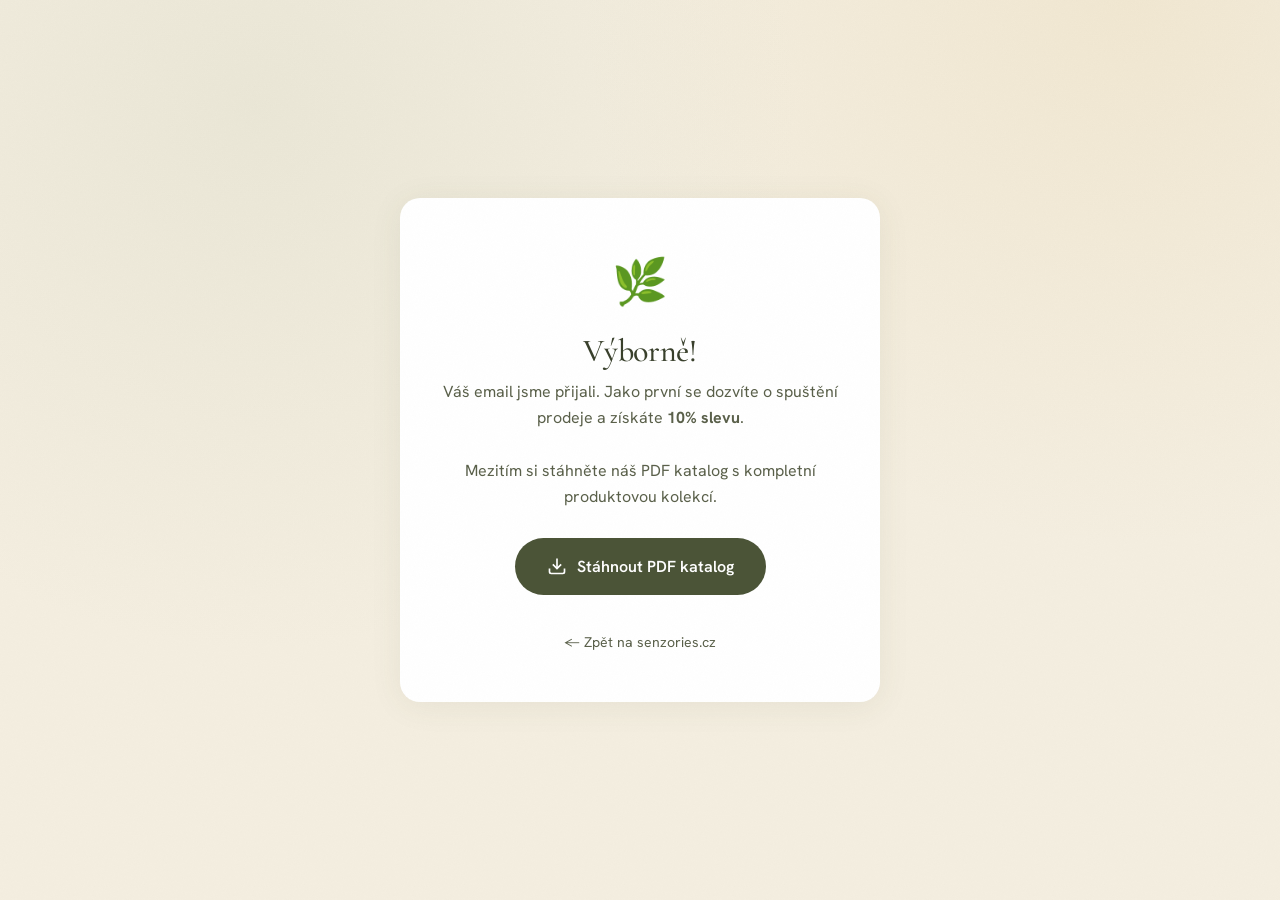
<file: dekujeme.html>
<!DOCTYPE html>
<html lang="cs">
<head>
<meta charset="UTF-8">
<meta name="viewport" content="width=device-width, initial-scale=1.0">
<title>Děkujeme — Senzories</title>
<meta name="robots" content="noindex">
<meta name="theme-color" content="#F4EEE0">
<link rel="icon" href="assets/logo.png" type="image/png">
<link rel="stylesheet" href="styles.css">
<style>
  .thankyou {
    min-height: 100vh;
    display: flex;
    align-items: center;
    justify-content: center;
    background: var(--cream);
    padding: 40px 20px;
  }
  .thankyou-card {
    background: #fff;
    border-radius: 20px;
    padding: 48px 40px;
    max-width: 480px;
    width: 100%;
    text-align: center;
    box-shadow: 0 4px 32px rgba(75,84,55,0.08);
  }
  .thankyou-icon {
    font-size: 2.8rem;
    margin-bottom: 16px;
  }
  .thankyou-card h1 {
    font-family: var(--serif);
    font-size: 2rem;
    color: var(--forest);
    margin-bottom: 12px;
  }
  .thankyou-card p {
    color: var(--ink-soft);
    font-size: 1rem;
    line-height: 1.6;
    margin-bottom: 28px;
  }
  .thankyou-card .btn-download {
    display: inline-flex;
    align-items: center;
    gap: 10px;
    background: var(--olive-deep);
    color: #fff;
    padding: 16px 32px;
    border-radius: var(--r-pill);
    font-weight: 600;
    font-size: 1rem;
    text-decoration: none;
    transition: background .2s, transform .15s;
    margin-bottom: 20px;
  }
  .thankyou-card .btn-download:hover {
    background: var(--forest);
    transform: translateY(-1px);
  }
  .thankyou-back {
    display: block;
    margin-top: 16px;
    color: var(--ink-soft);
    font-size: 0.88rem;
    text-decoration: none;
  }
  .thankyou-back:hover { color: var(--forest); }
</style>
</head>
<body>
<div class="thankyou">
  <div class="thankyou-card">
    <div class="thankyou-icon">🌿</div>
    <h1>Výborně!</h1>
    <p>Váš email jsme přijali. Jako první se dozvíte o spuštění prodeje a získáte <strong>10% slevu</strong>.</p>
    <p>Mezitím si stáhněte náš PDF katalog s kompletní produktovou kolekcí.</p>
    <a href="assets/Senzories_katalog 2026.pdf" download class="btn-download">
      <svg width="20" height="20" viewBox="0 0 24 24" fill="none" stroke="currentColor" stroke-width="2" aria-hidden="true"><path d="M21 15v4a2 2 0 0 1-2 2H5a2 2 0 0 1-2-2v-4"/><polyline points="7 10 12 15 17 10"/><line x1="12" y1="15" x2="12" y2="3"/></svg>
      Stáhnout PDF katalog
    </a>
    <a href="/" class="thankyou-back">← Zpět na senzories.cz</a>
  </div>
</div>
</body>
</html>
</file>
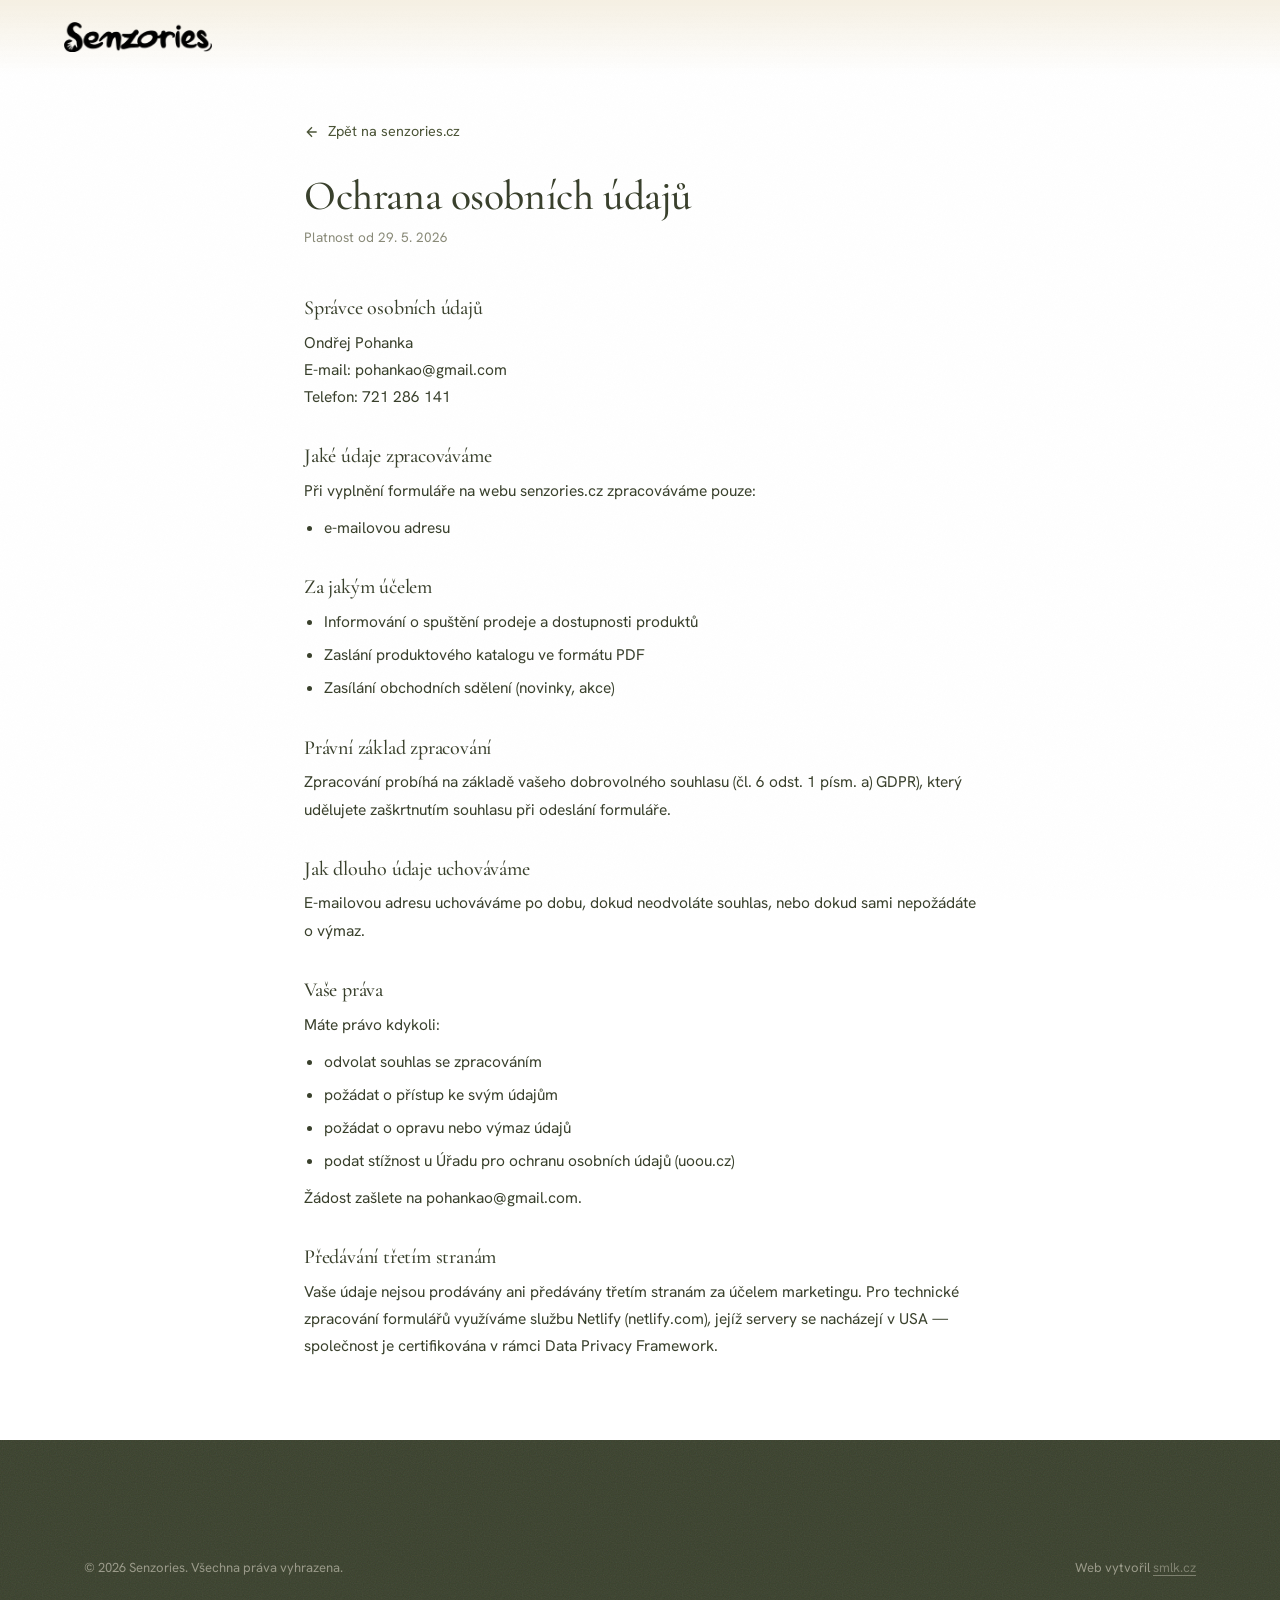
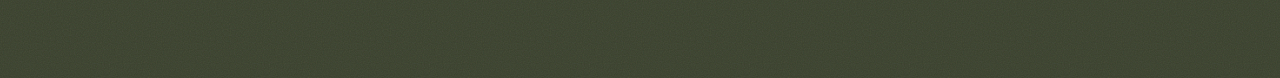
<file: gdpr.html>
<!DOCTYPE html>
<html lang="cs">
<head>
<meta charset="UTF-8">
<meta name="viewport" content="width=device-width, initial-scale=1.0">
<title>Ochrana osobních údajů — Senzories</title>
<meta name="robots" content="noindex">
<meta name="theme-color" content="#F4EEE0">
<link rel="icon" href="assets/logo.png" type="image/png">
<link rel="stylesheet" href="styles.css">
<style>
  .gdpr-page { max-width: 720px; margin: 0 auto; padding: clamp(80px,10vw,120px) 24px 80px; }
  .gdpr-page h1 { font-family: var(--serif); font-size: clamp(1.8rem,4vw,2.6rem); color: var(--forest); margin-bottom: 8px; }
  .gdpr-page .updated { font-size: 0.85rem; color: var(--muted); margin-bottom: 48px; }
  .gdpr-page h2 { font-family: var(--serif); font-size: 1.25rem; color: var(--forest); margin: 36px 0 10px; }
  .gdpr-page p, .gdpr-page li { font-size: 0.97rem; color: var(--ink); line-height: 1.75; }
  .gdpr-page ul { padding-left: 20px; margin: 10px 0; }
  .gdpr-page li { margin-bottom: 6px; }
  .gdpr-back { display: inline-flex; align-items: center; gap: 8px; color: var(--olive-deep); font-size: 0.9rem; text-decoration: none; margin-bottom: 32px; }
  .gdpr-back:hover { color: var(--forest); }
</style>
</head>
<body style="background: var(--cream);">
<nav class="nav">
  <a class="nav-logo" href="/"><img src="assets/logo.png" alt="Senzories"></a>
</nav>

<div class="gdpr-page">
  <a href="/" class="gdpr-back">
    <svg width="16" height="16" viewBox="0 0 24 24" fill="none" stroke="currentColor" stroke-width="2"><path d="M19 12H5M12 5l-7 7 7 7"/></svg>
    Zpět na senzories.cz
  </a>

  <h1>Ochrana osobních údajů</h1>
  <p class="updated">Platnost od 29. 5. 2026</p>

  <h2>Správce osobních údajů</h2>
  <p>Ondřej Pohanka<br>
  E-mail: <a href="mailto:pohankao@gmail.com">pohankao@gmail.com</a><br>
  Telefon: 721 286 141</p>

  <h2>Jaké údaje zpracováváme</h2>
  <p>Při vyplnění formuláře na webu senzories.cz zpracováváme pouze:</p>
  <ul>
    <li>e-mailovou adresu</li>
  </ul>

  <h2>Za jakým účelem</h2>
  <ul>
    <li>Informování o spuštění prodeje a dostupnosti produktů</li>
    <li>Zaslání produktového katalogu ve formátu PDF</li>
    <li>Zasílání obchodních sdělení (novinky, akce)</li>
  </ul>

  <h2>Právní základ zpracování</h2>
  <p>Zpracování probíhá na základě vašeho dobrovolného souhlasu (čl. 6 odst. 1 písm. a) GDPR), který udělujete zaškrtnutím souhlasu při odeslání formuláře.</p>

  <h2>Jak dlouho údaje uchováváme</h2>
  <p>E-mailovou adresu uchováváme po dobu, dokud neodvoláte souhlas, nebo dokud sami nepožádáte o výmaz.</p>

  <h2>Vaše práva</h2>
  <p>Máte právo kdykoli:</p>
  <ul>
    <li>odvolat souhlas se zpracováním</li>
    <li>požádat o přístup ke svým údajům</li>
    <li>požádat o opravu nebo výmaz údajů</li>
    <li>podat stížnost u Úřadu pro ochranu osobních údajů (uoou.cz)</li>
  </ul>
  <p>Žádost zašlete na <a href="mailto:pohankao@gmail.com">pohankao@gmail.com</a>.</p>

  <h2>Předávání třetím stranám</h2>
  <p>Vaše údaje nejsou prodávány ani předávány třetím stranám za účelem marketingu. Pro technické zpracování formulářů využíváme službu Netlify (netlify.com), jejíž servery se nacházejí v USA — společnost je certifikována v rámci Data Privacy Framework.</p>
</div>

<footer class="footer" style="margin-top: 0;">
  <div class="wrap">
    <div class="footer-bottom">
      <span>© 2026 Senzories. Všechna práva vyhrazena.</span>
      <span>Web vytvořil <a href="https://smlk.cz" target="_blank" rel="noopener" class="footer-credit">smlk.cz</a></span>
    </div>
  </div>
</footer>
</body>
</html>
</file>
<file: styles.css>
/* ============================================================
   SENZORIES — premium sensory toy brand
   Apple × Montessori × Scandinavian
   ============================================================ */

@import url('https://fonts.googleapis.com/css2?family=Cormorant+Garamond:ital,wght@0,400;0,500;0,600;1,400;1,500&family=Hanken+Grotesk:wght@300;400;500;600;700&display=swap');

.hidden { display: none !important; }

:root {
  /* ---- palette: vintage sage / olive / mustard / cream ---- */
  --paper:        #F4EEE0;   /* warm cream base       */
  --paper-2:      #EDE5D2;   /* soft beige            */
  --sand:         #E2D6BC;   /* warm sand             */
  --linen:        #F8F4EA;   /* lightest paper / card */
  --sage:         #9CA886;   /* sage green            */
  --sage-soft:    #B7C0A4;   /* faded botanical       */
  --olive:        #6C754F;   /* dusty olive           */
  --olive-deep:   #4B5437;   /* deep botanical green  */
  --forest:       #39402C;   /* near-black green      */
  --mustard:      #C79A3E;   /* muted mustard         */
  --mustard-soft: #D8B567;   /* faded mustard         */
  --wood:         #B58E5E;   /* natural wood          */
  --clay:         #B98E6B;

  --ink:          #39402C;
  --ink-soft:     #5A604A;
  --muted:        #8A8B79;
  --line:         rgba(57,64,44,0.12);

  --serif: 'Cormorant Garamond', Georgia, serif;
  --sans:  'Hanken Grotesk', system-ui, sans-serif;

  --maxw: 1240px;
  --gut: clamp(22px, 5vw, 80px);

  --r-lg: 32px;
  --r-md: 22px;
  --r-sm: 14px;
  --r-pill: 100px;

  --shadow-soft: 0 30px 60px -28px rgba(57,64,44,0.30), 0 10px 24px -16px rgba(57,64,44,0.18);
  --shadow-card: 0 18px 40px -24px rgba(57,64,44,0.32);
}

* { box-sizing: border-box; margin: 0; padding: 0; }

html { scroll-behavior: smooth; }

body {
  font-family: var(--sans);
  color: var(--ink);
  background: var(--paper);
  line-height: 1.6;
  font-weight: 400;
  -webkit-font-smoothing: antialiased;
  overflow-x: hidden;
  /* subtle recycled-paper grain */
  background-image:
    radial-gradient(circle at 20% 12%, rgba(183,192,164,0.16), transparent 42%),
    radial-gradient(circle at 88% 0%, rgba(216,181,103,0.12), transparent 38%);
  background-attachment: fixed;
}

/* paper grain overlay */
body::before {
  content: "";
  position: fixed; inset: 0;
  pointer-events: none;
  z-index: 1;
  opacity: 0.5;
  mix-blend-mode: multiply;
  background-image: url("data:image/svg+xml,%3Csvg xmlns='http://www.w3.org/2000/svg' width='160' height='160'%3E%3Cfilter id='n'%3E%3CfeTurbulence type='fractalNoise' baseFrequency='0.9' numOctaves='2' stitchTiles='stitch'/%3E%3CfeColorMatrix type='saturate' values='0'/%3E%3C/filter%3E%3Crect width='100%25' height='100%25' filter='url(%23n)' opacity='0.05'/%3E%3C/svg%3E");
}

img { max-width: 100%; display: block; }
a { color: inherit; text-decoration: none; }
button { font-family: inherit; cursor: pointer; }

.wrap { max-width: var(--maxw); margin: 0 auto; padding-inline: var(--gut); }

section { position: relative; z-index: 2; }

/* ---------- type ---------- */
.eyebrow {
  font-size: 13px;
  letter-spacing: 0.32em;
  text-transform: uppercase;
  font-weight: 600;
  color: var(--olive);
  display: inline-flex;
  align-items: center;
  gap: 12px;
}
.eyebrow::before {
  content: "";
  width: 26px; height: 1px;
  background: var(--olive);
  opacity: 0.6;
}

h1, h2, h3 { font-family: var(--serif); font-weight: 500; line-height: 1.04; letter-spacing: -0.01em; color: var(--forest); }

.display {
  font-size: clamp(3.2rem, 9vw, 7.6rem);
  font-weight: 500;
  letter-spacing: -0.02em;
}
.h2 { font-size: clamp(2.4rem, 5.2vw, 4.4rem); }
.h3 { font-size: clamp(1.6rem, 2.6vw, 2.3rem); }

.lead {
  font-size: clamp(1.12rem, 1.5vw, 1.35rem);
  color: var(--ink-soft);
  max-width: 56ch;
  text-wrap: pretty;
}

em, .it { font-style: italic; }

/* ---------- buttons ---------- */
.btn {
  display: inline-flex; align-items: center; gap: 10px;
  padding: 16px 30px;
  border-radius: 100px;
  font-size: 0.98rem;
  font-weight: 600;
  border: 1px solid transparent;
  transition: transform .35s cubic-bezier(.2,.7,.2,1), background .3s, color .3s, box-shadow .3s;
  white-space: nowrap;
}
.btn svg { width: 18px; height: 18px; }
.btn-primary {
  background: var(--olive-deep);
  color: var(--linen);
  box-shadow: 0 14px 30px -16px rgba(57,64,44,0.6);
}
.btn-primary:hover { background: var(--forest); transform: translateY(-3px); }
.btn-ghost {
  background: transparent;
  color: var(--forest);
  border-color: rgba(57,64,44,0.28);
}
.btn-ghost:hover { background: rgba(57,64,44,0.06); transform: translateY(-3px); }
.btn-light {
  background: var(--linen);
  color: var(--forest);
}
.btn-light:hover { transform: translateY(-3px); box-shadow: var(--shadow-card); }

/* ============================================================
   STICKY CTA BAR
   ============================================================ */
.sticky-bar {
  position: fixed; bottom: 0; left: 0; right: 0; z-index: 200;
  background: var(--forest);
  display: flex; align-items: center; justify-content: center;
  gap: clamp(12px, 2vw, 32px); flex-wrap: wrap;
  padding: 14px clamp(16px, 4vw, 48px);
  transform: translateY(100%);
  transition: transform .4s cubic-bezier(.4,0,.2,1);
  box-shadow: 0 -4px 24px rgba(57,64,44,0.18);
}
.sticky-bar.visible { transform: translateY(0); }
.sticky-bar-text {
  color: #fff; font-size: 0.9rem; font-weight: 500;
  white-space: nowrap; flex-shrink: 1;
}
.sticky-bar-form { display: flex; flex-direction: column; gap: 6px; }
.sticky-bar-form .sticky-bar-row { display: flex; gap: 8px; flex-wrap: nowrap; }
.sticky-bar-form input[type="email"] {
  padding: 10px 16px; border-radius: var(--r-pill);
  border: 1.5px solid rgba(255,255,255,0.3);
  background: rgba(255,255,255,0.12); color: #fff;
  font-size: 0.92rem; outline: none; min-width: 0;
  transition: border-color .2s, background .2s;
}
.sticky-bar-form input[type="email"]::placeholder { color: rgba(255,255,255,0.55); }
.sticky-bar-form input[type="email"]:focus { border-color: rgba(255,255,255,0.7); background: rgba(255,255,255,0.2); }
.sticky-bar-form .btn-primary { background: #fff; color: var(--forest); white-space: nowrap; padding: 10px 20px; }
.sticky-bar-form .btn-primary:hover { background: var(--linen); }
.sticky-bar-ok { display: none; color: #fff; font-size: 0.9rem; font-weight: 500; }
@media (max-width: 640px) {
  .sticky-bar { flex-direction: column; gap: 10px; padding: 16px; }
  .sticky-bar-text { white-space: normal; text-align: center; font-size: 0.85rem; }
  .sticky-bar-form { width: 100%; }
  .sticky-bar-form .sticky-bar-row { width: 100%; }
  .sticky-bar-form input[type="email"] { flex: 1; min-width: 0; }
}

/* ============================================================
   NAV
   ============================================================ */
.nav {
  position: fixed; top: 0; left: 0; right: 0;
  z-index: 100;
  display: flex; align-items: center; justify-content: space-between;
  padding: 22px var(--gut);
  transition: background .4s, padding .4s, box-shadow .4s, backdrop-filter .4s;
}
.nav.scrolled {
  background: rgba(244,238,224,0.82);
  backdrop-filter: blur(16px) saturate(1.2);
  padding-block: 14px;
  box-shadow: 0 1px 0 var(--line);
}
.nav::after {
  content: ""; position: absolute; inset: 0; z-index: -1;
  background: linear-gradient(180deg, rgba(244,238,224,0.92), rgba(244,238,224,0));
  transition: opacity .4s;
}
.nav.scrolled::after { opacity: 0; }
.nav-logo img { height: 30px; width: auto; }
.nav-links { display: flex; align-items: center; gap: 36px; }
.nav-links a {
  font-size: 0.92rem; font-weight: 500; color: var(--ink-soft);
  position: relative; transition: color .25s;
}
.nav-links a::after {
  content: ""; position: absolute; left: 0; bottom: -6px;
  width: 0; height: 1.5px; background: var(--olive); transition: width .3s;
}
.nav-links a:hover { color: var(--forest); }
.nav-links a:hover::after { width: 100%; }
.nav-cta { display: flex; align-items: center; gap: 14px; }
.nav-burger { display: none; flex-direction: column; gap: 5px; background: none; border: 0; padding: 8px; cursor: pointer; }
.nav-burger span { width: 24px; height: 2px; background: var(--forest); border-radius: 2px; transition: .3s; }
.nav-burger.open span:nth-child(1) { transform: translateY(7px) rotate(45deg); }
.nav-burger.open span:nth-child(2) { opacity: 0; transform: scaleX(0); }
.nav-burger.open span:nth-child(3) { transform: translateY(-7px) rotate(-45deg); }
.nav-links a.active { color: var(--forest); }
.nav-links a.active::after { width: 100%; }
.nav-mobile {
  display: flex; position: fixed; top: 0; left: 0; right: 0; z-index: 90;
  background: rgba(244,238,224,0.97);
  -webkit-backdrop-filter: blur(20px);
  backdrop-filter: blur(20px);
  padding: 90px 32px 36px;
  flex-direction: column; gap: 6px;
  box-shadow: 0 8px 32px rgba(57,64,44,0.12);
  transform: translateY(-100%);
  transition: transform .35s cubic-bezier(.4,0,.2,1);
  pointer-events: none;
}
.nav-mobile.open { transform: translateY(0); pointer-events: all; }
.nav-mobile a {
  font-size: 1.2rem; font-weight: 500; color: var(--forest);
  padding: 14px 0; border-bottom: 1px solid var(--line);
  text-decoration: none; transition: color .2s;
}
.nav-mobile a:last-child { border-bottom: none; }
.nav-mobile-cta { margin-top: 8px; justify-content: center; }

/* ============================================================
   HERO
   ============================================================ */
.hero {
  min-height: 100svh;
  padding-top: 140px;
  padding-bottom: 80px;
  display: flex; align-items: center;
  position: relative;
  overflow: hidden;
}
/* full-bleed tray photo on the right */
.hero-photo {
  position: absolute; top: 0; right: 0; bottom: 0;
  width: 56%;
  z-index: 1;
}
.hero-photo img { width: 100%; height: 100%; object-fit: cover; object-position: 30% center; }
.hero-photo::before {
  content: ""; position: absolute; inset: 0 auto 0 0; width: 22%;
  background: linear-gradient(90deg, var(--paper), transparent);
  z-index: 2; pointer-events: none;
}
.hero .wrap { position: relative; z-index: 3; width: 100%; }
.hero-copy { max-width: 46%; }
.hero-copy .eyebrow { margin-bottom: 22px; }
.hero-copy .eyebrow::before { display: none; }
.hero-copy .display { margin-bottom: 18px; font-size: clamp(3rem, 7vw, 6.6rem); }
.hero-wave { width: 110px; height: 12px; display: block; margin-bottom: 26px; }
.hero-copy .lead { margin-bottom: 32px; font-size: clamp(1.05rem, 1.35vw, 1.22rem); max-width: 30ch; }

.hero-chips { display: flex; gap: clamp(18px, 2.4vw, 34px); margin-bottom: 38px; flex-wrap: wrap; }
.chip { display: flex; flex-direction: column; align-items: center; gap: 10px; text-align: center; width: 72px; }
.chip-ic {
  width: 56px; height: 56px; border-radius: 50%;
  display: grid; place-items: center;
  background: rgba(156,168,134,0.18);
  color: var(--olive-deep);
  transition: transform .35s, background .35s;
}
.chip-ic svg { width: 26px; height: 26px; }
.chip:hover .chip-ic { transform: translateY(-4px); background: rgba(156,168,134,0.3); }
.chip p { font-size: 0.82rem; line-height: 1.25; color: var(--ink-soft); font-weight: 500; }

.hero-link {
  display: inline-flex; align-items: center; gap: 8px; margin-top: 28px;
  font-size: 0.92rem; font-weight: 500; color: var(--olive-deep);
  text-decoration: none; transition: gap .2s, color .2s;
}
.hero-link svg { width: 16px; height: 16px; transition: transform .2s; }
.hero-link:hover { color: var(--forest); gap: 12px; }
.hero-link:hover svg { transform: translateX(3px); }

.hero-signup {
  margin-top: 44px;
  background: rgba(244,238,224,0.82);
  -webkit-backdrop-filter: blur(8px);
  backdrop-filter: blur(8px);
  border-radius: 16px;
  padding: 20px 24px 16px;
  max-width: 460px;
}
.hero-signup-title {
  font-family: var(--serif); font-size: 1.18rem; font-weight: 600;
  color: var(--forest); margin-bottom: 6px;
}
.hero-signup-label { font-size: 0.9rem; color: var(--ink); margin-bottom: 14px; }
.hero-signup-note { font-size: 0.78rem; color: var(--ink-soft); margin-top: 10px; }
.hero-signup-ok { display: none; font-size: 0.95rem; color: var(--olive-deep); font-weight: 500; margin-top: 12px; }
.gdpr-check { display: flex; align-items: flex-start; gap: 8px; margin-top: 10px; font-size: 0.78rem; color: var(--ink-soft); line-height: 1.4; }
.gdpr-check input[type="checkbox"] { margin-top: 2px; flex-shrink: 0; accent-color: var(--olive-deep); }
.gdpr-check a { color: var(--olive-deep); text-decoration: underline; }
.sticky-bar .gdpr-check { color: rgba(255,255,255,0.7); font-size: 0.72rem; }
.sticky-bar .gdpr-check a { color: rgba(255,255,255,0.9); }
.hero-signup-form { display: flex; flex-direction: column; gap: 10px; max-width: 420px; }
.hero-signup-row { display: flex; gap: 8px; align-items: stretch; }
.hero-signup-row input[type="email"] {
  flex: 1 1 200px; padding: 13px 18px;
  border: 1.5px solid rgba(75,84,55,0.22);
  border-radius: var(--r-pill); background: rgba(255,255,255,0.72);
  font-size: 0.97rem; color: var(--ink); outline: none;
  transition: border-color .2s, background .2s;
  -webkit-backdrop-filter: blur(6px);
  backdrop-filter: blur(6px);
}
.hero-signup-row input[type="email"]:focus { border-color: var(--olive-deep); background: #fff; }
.hero-signup-row .btn-primary { white-space: nowrap; }

.hero-leaf { position: absolute; pointer-events: none; color: var(--sage); z-index: 2; }
.leaf-a { top: 92px; left: 39%; width: 88px; opacity: 0.5; }

/* ============================================================
   PHILOSOPHY
   ============================================================ */
.philosophy { padding: clamp(90px, 12vw, 170px) 0; }
.phil-grid { display: grid; grid-template-columns: 0.9fr 1.1fr; gap: clamp(40px, 6vw, 100px); align-items: start; }
.phil-grid .eyebrow { margin-bottom: 22px; }
.verbs {
  display: flex; flex-wrap: wrap; gap: 10px 14px; margin-bottom: 36px;
}
.verb {
  font-family: var(--serif); font-style: italic;
  font-size: clamp(1.5rem, 3vw, 2.4rem); color: var(--olive);
}
.verb:nth-child(even) { color: var(--mustard); }
.phil-quote {
  font-family: var(--serif);
  font-size: clamp(1.5rem, 2.6vw, 2.15rem);
  line-height: 1.34;
  color: var(--forest);
  font-weight: 500;
  margin-bottom: 28px;
  text-wrap: pretty;
}
.phil-sub { font-size: 1.08rem; color: var(--ink-soft); max-width: 50ch; }

/* ============================================================
   BENEFITS
   ============================================================ */
.benefits { padding: clamp(60px, 8vw, 110px) 0; }
.section-head { text-align: center; margin-bottom: clamp(48px, 6vw, 72px); }
.section-head .eyebrow { justify-content: center; margin-bottom: 18px; }
.section-head .eyebrow::after { content: ""; width: 26px; height: 1px; background: var(--olive); opacity: 0.6; }
.section-head .lead { margin: 18px auto 0; text-align: center; }

.bene-grid {
  display: grid;
  grid-template-columns: repeat(3, 1fr);
  gap: 18px;
}
.bene-card {
  background: var(--linen);
  border: 1px solid var(--line);
  border-radius: var(--r-md);
  padding: 38px 32px;
  transition: transform .5s cubic-bezier(.2,.7,.2,1), box-shadow .5s, border-color .4s;
}
.bene-card:hover { transform: translateY(-8px); box-shadow: var(--shadow-card); border-color: transparent; }
.bene-ic {
  width: 60px; height: 60px; border-radius: 18px;
  display: grid; place-items: center; margin-bottom: 24px;
  background: rgba(156,168,134,0.18);
  color: var(--olive-deep);
}
.bene-ic svg { width: 30px; height: 30px; }
.bene-card:nth-child(3n+2) .bene-ic { background: rgba(199,154,62,0.16); color: var(--mustard); }
.bene-card:nth-child(3n) .bene-ic { background: rgba(181,142,94,0.16); color: var(--wood); }
.bene-card h3 { font-size: 1.5rem; margin-bottom: 10px; }
.bene-card p { font-size: 0.98rem; color: var(--ink-soft); }

/* ============================================================
   TESTIMONIALS
   ============================================================ */
.testimonials { padding: clamp(60px, 8vw, 100px) 0; background: var(--paper-2); overflow: hidden; }
.testi-track-wrap {
  position: relative; overflow: hidden; margin-top: 48px;
  /* fade edges */
  -webkit-mask-image: linear-gradient(90deg, transparent 0%, #000 8%, #000 92%, transparent 100%);
  mask-image: linear-gradient(90deg, transparent 0%, #000 8%, #000 92%, transparent 100%);
}
.testi-track {
  display: flex; gap: 20px;
  width: max-content;
  animation: testi-scroll 40s linear infinite;
  will-change: transform;
}
.testi-track-wrap:hover .testi-track { animation-play-state: paused; }
@keyframes testi-scroll {
  0%   { transform: translateX(0); }
  100% { transform: translateX(-50%); }
}
.testi-card {
  background: var(--linen); border-radius: var(--r-md);
  padding: 28px 24px 22px;
  position: relative;
  border: 1px solid var(--line);
  display: flex; flex-direction: column; justify-content: space-between; gap: 20px;
  width: 300px; flex-shrink: 0;
  transition: box-shadow .25s, transform .25s;
  cursor: default;
}
.testi-card:hover { box-shadow: 0 8px 28px rgba(57,64,44,0.12); transform: translateY(-3px); }
.testi-card::before {
  content: "\201C";
  position: absolute; top: 12px; left: 18px;
  font-family: var(--serif); font-size: 3.5rem; line-height: 1;
  color: var(--sage); opacity: 0.45; pointer-events: none;
}
.testi-quote {
  font-size: 1rem; line-height: 1.6; color: var(--ink);
  padding-top: 18px; font-style: italic;
}
.testi-author { display: flex; align-items: center; gap: 12px; }
.testi-avatar {
  width: 36px; height: 36px; border-radius: 50%;
  background: var(--sage); color: #fff;
  display: grid; place-items: center;
  font-size: 0.88rem; font-weight: 600; flex-shrink: 0;
}
.testi-handle { display: block; font-size: 0.88rem; font-weight: 600; color: var(--forest); }
.testi-source { display: block; font-size: 0.72rem; color: var(--muted); margin-top: 2px; }

/* ============================================================
   PRODUCT SHOWCASE
   ============================================================ */
.showcase { padding: clamp(80px, 10vw, 150px) 0; }
.show-block {
  display: grid;
  grid-template-columns: 1fr 1fr;
  gap: clamp(36px, 5vw, 88px);
  align-items: center;
  margin-bottom: clamp(80px, 10vw, 150px);
}
.show-block:last-child { margin-bottom: 0; }
.show-block.rev .show-media { order: 2; }
.show-tag { font-size: 0.8rem; letter-spacing: 0.24em; text-transform: uppercase; color: var(--mustard); font-weight: 600; margin-bottom: 16px; }
.show-block h3 { font-size: clamp(2rem, 3.6vw, 3.2rem); margin-bottom: 20px; }
.show-block p { font-size: 1.08rem; color: var(--ink-soft); max-width: 46ch; margin-bottom: 26px; }
.show-meta { display: flex; gap: 28px; flex-wrap: wrap; align-items: center; }
.show-price { font-family: var(--serif); font-size: 1.5rem; color: var(--forest); }
.show-price small { font-size: 0.8rem; color: var(--muted); font-family: var(--sans); display: block; letter-spacing: 0.1em; text-transform: uppercase; }

.show-media { position: relative; }
.show-media .main {
  aspect-ratio: 5/4; border-radius: var(--r-lg); overflow: hidden;
  box-shadow: var(--shadow-soft); background: var(--sand);
}
.show-media image-slot { width: 100%; height: 100%; }
.show-media .inset {
  position: absolute; width: 42%; aspect-ratio: 1;
  border-radius: var(--r-md); overflow: hidden;
  border: 6px solid var(--paper);
  box-shadow: var(--shadow-card);
  bottom: -8%; right: -6%;
}
.show-block.rev .show-media .inset { right: auto; left: -6%; }

/* mini product strip */
.collection { padding-bottom: clamp(80px, 10vw, 140px); }
.coll-grid {
  display: grid; grid-template-columns: repeat(4, 1fr); gap: 18px;
}
.prod {
  background: var(--linen); border-radius: var(--r-md);
  overflow: hidden; border: 1px solid var(--line);
  transition: transform .45s cubic-bezier(.2,.7,.2,1), box-shadow .45s;
}
.prod:hover { transform: translateY(-6px); box-shadow: var(--shadow-card); }
.prod .ph { aspect-ratio: 1; background: var(--sand); }
.prod image-slot { width: 100%; height: 100%; }
.prod-body { padding: 18px 20px 22px; display: flex; justify-content: space-between; align-items: baseline; gap: 10px; }
.prod-body h4 { font-family: var(--serif); font-size: 1.28rem; font-weight: 500; color: var(--forest); }
.prod-body .price { font-size: 0.92rem; font-weight: 600; color: var(--olive); white-space: nowrap; }

/* ============================================================
   BRAND STORY
   ============================================================ */
.story {
  background: var(--olive-deep);
  color: var(--paper);
  padding: clamp(90px, 12vw, 170px) 0;
  position: relative;
  overflow: hidden;
}
.story::before {
  content: ""; position: absolute; inset: 0; opacity: .14; pointer-events: none;
  background-image: url("data:image/svg+xml,%3Csvg xmlns='http://www.w3.org/2000/svg' width='160' height='160'%3E%3Cfilter id='n'%3E%3CfeTurbulence type='fractalNoise' baseFrequency='0.85' numOctaves='2'/%3E%3C/filter%3E%3Crect width='100%25' height='100%25' filter='url(%23n)'/%3E%3C/svg%3E");
}
.story .wrap { position: relative; z-index: 2; }
.story .eyebrow { color: var(--mustard-soft); }
.story .eyebrow::before { background: var(--mustard-soft); }
.story-grid { display: grid; grid-template-columns: 1fr 1fr; gap: clamp(40px, 6vw, 90px); align-items: center; }
.story h2 { color: var(--linen); margin: 22px 0 26px; }
.story-lead { font-size: clamp(1.15rem, 1.7vw, 1.4rem); color: rgba(244,238,224,0.86); margin-bottom: 32px; text-wrap: pretty; }
.story-points { display: grid; gap: 18px; }
.story-point { display: flex; gap: 16px; align-items: flex-start; }
.story-point .tick { flex: 0 0 auto; width: 30px; height: 30px; border-radius: 50%; display: grid; place-items: center; background: rgba(216,181,103,0.2); color: var(--mustard-soft); }
.story-point .tick svg { width: 16px; height: 16px; }
.story-point p { color: rgba(244,238,224,0.9); font-size: 1.02rem; }
.story-point b { color: var(--linen); }
.story-media { position: relative; border-radius: var(--r-lg); overflow: hidden; box-shadow: var(--shadow-soft); aspect-ratio: 4/5; background: var(--olive); }
.story-media image-slot { width: 100%; height: 100%; }

/* ============================================================
   INSTAGRAM
   ============================================================ */
.insta { padding: clamp(80px, 10vw, 150px) 0; }
.insta-grid { display: grid; grid-template-columns: repeat(6, 1fr); gap: 14px; margin-bottom: 48px; }
.insta-cell {
  aspect-ratio: 1; border-radius: var(--r-sm); overflow: hidden;
  position: relative; background: var(--sand);
  display: block; text-decoration: none;
  transition: transform .3s ease, box-shadow .3s ease;
  cursor: pointer;
}
.insta-cell:hover {
  transform: scale(1.04);
  box-shadow: 0 12px 32px rgba(57,64,44,0.22);
}
.insta-cell::after {
  content: ""; position: absolute; inset: 0;
  background: rgba(57,64,44,0.0);
  transition: background .3s; pointer-events: none;
}
.insta-cell:hover::after { background: rgba(57,64,44,0.25); }
.insta-cell image-slot { width: 100%; height: 100%; }
.insta-badge {
  position: absolute; top: 9px; right: 9px; z-index: 2;
  width: 34px; height: 34px; border-radius: 50%;
  display: flex; align-items: center; justify-content: center;
  background: rgba(255,255,255,0.88);
  -webkit-backdrop-filter: blur(4px);
  backdrop-filter: blur(4px);
  transition: background .2s, transform .2s;
  box-shadow: 0 2px 8px rgba(0,0,0,0.15);
}
.insta-cell:hover .insta-badge {
  background: #fff;
  transform: scale(1.12);
}
.insta-badge svg {
  width: 18px; height: 18px;
  color: #3d405b;
}
.insta-cta { text-align: center; }
.insta-handle { font-family: var(--serif); font-size: clamp(1.6rem,3vw,2.4rem); color: var(--forest); margin-bottom: 20px; }

/* ============================================================
   CONTACT
   ============================================================ */
.contact { padding: clamp(80px, 10vw, 150px) 0; }
.contact-head { margin-bottom: clamp(40px, 5vw, 60px); max-width: 44ch; }
.contact-grid { display: grid; grid-template-columns: 1fr 1fr; gap: clamp(40px, 6vw, 90px); align-items: start; }
.contact h2 { margin: 20px 0 22px; }
.contact-lead { font-size: 1.1rem; color: var(--ink-soft); max-width: 44ch; }
.contact-rows { display: grid; gap: 14px; margin-bottom: 36px; }
.contact-row {
  display: flex; align-items: center; gap: 18px;
  padding: 20px 24px; background: var(--linen);
  border: 1px solid var(--line); border-radius: var(--r-md);
  transition: transform .3s, box-shadow .3s;
}
.contact-row:hover { transform: translateX(4px); box-shadow: var(--shadow-card); }
.contact-row .ic { width: 46px; height: 46px; border-radius: 14px; display: grid; place-items: center; background: rgba(156,168,134,0.18); color: var(--olive-deep); flex: 0 0 auto; }
.contact-row .ic svg { width: 22px; height: 22px; }
.contact-row .lbl { font-size: 0.76rem; letter-spacing: 0.18em; text-transform: uppercase; color: var(--muted); }
.contact-row .val { font-family: var(--serif); font-size: 1.3rem; color: var(--forest); }

/* whatsapp CTA */
.wa-cta { margin-top: 24px; }
.btn-whatsapp {
  background: #2aa85a; color: #fff; width: 100%; justify-content: center;
  box-shadow: 0 14px 30px -16px rgba(42,168,90,0.7);
}
.btn-whatsapp:hover { background: #228a4a; transform: translateY(-3px); }
.wa-note { font-size: 0.85rem; line-height: 1.5; color: var(--muted); margin-top: 12px; }
.wa-note b { color: var(--forest); }

.card-form {
  background: var(--linen); border: 1px solid var(--line);
  border-radius: var(--r-lg); padding: clamp(28px, 4vw, 44px);
  box-shadow: var(--shadow-card);
}
.card-form h3 { font-size: 1.7rem; margin-bottom: 6px; }
.card-form .sub { color: var(--ink-soft); margin-bottom: 26px; font-size: 0.98rem; }
.field { margin-bottom: 18px; }
.field label { display: block; font-size: 0.82rem; font-weight: 600; color: var(--ink-soft); margin-bottom: 8px; letter-spacing: 0.02em; }
.field input, .field textarea {
  width: 100%; font-family: var(--sans); font-size: 1rem; color: var(--ink);
  background: var(--paper); border: 1px solid var(--line); border-radius: var(--r-md);
  padding: 14px 18px; transition: border-color .25s, box-shadow .25s;
}
.field textarea { resize: vertical; min-height: 110px; border-radius: var(--r-md); }
.field input:focus, .field textarea:focus { outline: none; border-color: var(--olive); box-shadow: 0 0 0 3px rgba(108,117,79,0.15); }
.card-form .btn-primary { width: 100%; justify-content: center; margin-top: 6px; }
.form-note { font-size: 0.8rem; color: var(--muted); text-align: center; margin-top: 14px; }
.form-ok { display: none; font-size: 0.85rem; color: var(--olive-deep); margin-top: 10px; text-align: center; }

/* catalog band */
.catalog {
  margin-top: 28px;
  background: var(--sand);
  border-radius: var(--r-lg);
  padding: clamp(26px, 3vw, 36px);
  border: 1px solid var(--line);
}
.catalog h3 { font-size: 1.4rem; margin-bottom: 6px; }
.catalog p { font-size: 0.95rem; color: var(--ink-soft); margin-bottom: 18px; }
.catalog-form { display: flex; gap: 10px; }
.catalog-form input { flex: 1; font-family: var(--sans); font-size: 1rem; background: var(--linen); border: 1px solid var(--line); border-radius: 100px; padding: 14px 20px; }
.catalog-form input:focus { outline: none; border-color: var(--olive); }
.catalog-form .btn { padding-inline: 24px; }

/* ============================================================
   FOOTER
   ============================================================ */
.footer { background: var(--forest); color: rgba(244,238,224,0.7); padding: clamp(56px,7vw,90px) 0 100px; position: relative; overflow: hidden; }
.footer::before { content:""; position:absolute; inset:0; opacity:.1; background-image: url("data:image/svg+xml,%3Csvg xmlns='http://www.w3.org/2000/svg' width='160' height='160'%3E%3Cfilter id='n'%3E%3CfeTurbulence type='fractalNoise' baseFrequency='0.85' numOctaves='2'/%3E%3C/filter%3E%3Crect width='100%25' height='100%25' filter='url(%23n)'/%3E%3C/svg%3E"); }
.footer .wrap { position: relative; z-index: 2; }
.footer-top { display: flex; justify-content: space-between; align-items: flex-start; gap: 40px; flex-wrap: wrap; padding-bottom: 40px; border-bottom: 1px solid rgba(244,238,224,0.14); }
.footer-logo img { height: 34px; filter: brightness(0) invert(1); opacity: .92; margin-bottom: 16px; }
.footer-logo p { max-width: 34ch; font-size: 0.95rem; color: rgba(244,238,224,0.6); }
.footer-cols { display: flex; gap: clamp(40px,6vw,90px); flex-wrap: wrap; }
.footer-col h5 { font-family: var(--sans); font-size: 0.78rem; letter-spacing: 0.18em; text-transform: uppercase; color: var(--mustard-soft); margin-bottom: 16px; }
.footer-col a, .footer-col p { display: block; font-size: 0.95rem; color: rgba(244,238,224,0.72); margin-bottom: 10px; transition: color .25s; }
.footer-col a:hover { color: var(--linen); }
.footer-bottom { padding-top: 28px; display: flex; justify-content: space-between; gap: 20px; flex-wrap: wrap; font-size: 0.82rem; color: rgba(244,238,224,0.5); }

/* ============================================================
   REVEAL ANIMATIONS
   ============================================================ */
.reveal { opacity: 0; transform: translateY(34px); transition: opacity 1s cubic-bezier(.2,.7,.2,1), transform 1s cubic-bezier(.2,.7,.2,1); }
.reveal.in { opacity: 1; transform: none; }
.reveal.d1 { transition-delay: .08s; }
.reveal.d2 { transition-delay: .16s; }
.reveal.d3 { transition-delay: .24s; }
.reveal.d4 { transition-delay: .32s; }
.reveal.d5 { transition-delay: .40s; }

.float { animation: float 7s ease-in-out infinite; }
.float.slow { animation-duration: 9s; }
@keyframes float { 0%,100% { transform: translateY(0); } 50% { transform: translateY(-14px); } }

@media (prefers-reduced-motion: reduce) {
  .reveal { opacity: 1 !important; transform: none !important; }
  .float { animation: none !important; }
  html { scroll-behavior: auto; }
}

/* ============================================================
   RESPONSIVE
   ============================================================ */
@media (max-width: 1000px) {
  .phil-grid, .show-block, .story-grid, .contact-grid { grid-template-columns: 1fr; }
  .show-block.rev .show-media { order: 0; }
  .bene-grid { grid-template-columns: repeat(2, 1fr); }
  .coll-grid { grid-template-columns: repeat(2, 1fr); }
  .insta-grid { grid-template-columns: repeat(3, 1fr); }
  .testi-grid { grid-template-columns: 1fr; }
  .hero { flex-direction: column; padding-top: 108px; min-height: 100svh; }
  .hero .wrap { order: 1; }
  .hero-copy { max-width: 100%; }
  .hero-copy .lead { max-width: 50ch; }
  .hero-photo { position: absolute; top: 0; right: 0; bottom: 0; left: 0; width: 100%; border-radius: 0; margin: 0; }
  .hero-photo::before {
    width: 100%; background: linear-gradient(180deg, rgba(244,238,224,0.82) 0%, rgba(244,238,224,0.55) 60%, rgba(244,238,224,0.72) 100%);
  }
  .hero-photo img { object-position: center 30%; }
  .leaf-a { display: none; }
  .story-media { max-width: 460px; margin: 0 auto; }
}
@media (max-width: 640px) {
  .nav-links { display: none; }
  .nav-burger { display: flex; }
  .nav-cta .btn-ghost { display: none; }
  .bene-grid, .coll-grid { grid-template-columns: 1fr; }
  .insta-grid { grid-template-columns: repeat(2, 1fr); }
  .catalog-form { flex-direction: column; }
  .catalog-form .btn { justify-content: center; }
  .float-card { display: none; }
  .show-media .inset { display: none; }
  .hero-signup { max-width: 100%; box-sizing: border-box; }
  .hero-signup-row { flex-wrap: wrap; }
  .hero-signup-row input[type="email"] { min-width: 0; width: 100%; }
  .hero-signup-row .btn-primary { width: 100%; justify-content: center; }
  .show-price { font-size: 1.2rem; }
  .footer { padding-bottom: 70px; }
}
@media (max-width: 480px) {
  /* Hero */
  .hero-signup { padding: 16px; margin-top: 28px; }
  .hero-signup-title { font-size: 1rem; }
  .hero-signup-label { font-size: 0.82rem; }
  /* Sticky bar */
  .sticky-bar-text { font-size: 0.78rem; }
  .sticky-bar-form .btn-primary { padding: 10px 14px; font-size: 0.85rem; }
  .sticky-bar .gdpr-check { font-size: 0.65rem; gap: 4px; }
  /* Products */
  .show-price { font-size: 1rem; }
  .prod-body h4 { font-size: 1rem; }
  /* Contact */
  .contact-row { gap: 12px; }
  .contact-row .ic { width: 36px; height: 36px; }
  .field input, .field textarea { padding: 12px 14px; }
  /* Footer */
  .footer { padding-bottom: 60px; }
  .footer-bottom { flex-direction: column; gap: 8px; font-size: 0.75rem; }
}

.img-fill { width: 100%; height: 100%; object-fit: cover; display: block; }

.footer-credit { color: inherit; text-decoration: underline; text-underline-offset: 3px; opacity: 0.7; transition: opacity .2s; }
.footer-credit:hover { opacity: 1; }

.form-success { display: flex; flex-direction: column; align-items: center; justify-content: center; gap: 12px; padding: 48px 24px; text-align: center; color: var(--olive-deep); }
.form-success svg { color: var(--sage); }
.form-success h3 { font-size: 1.4rem; }
.form-success p { opacity: 0.7; }
</file>
